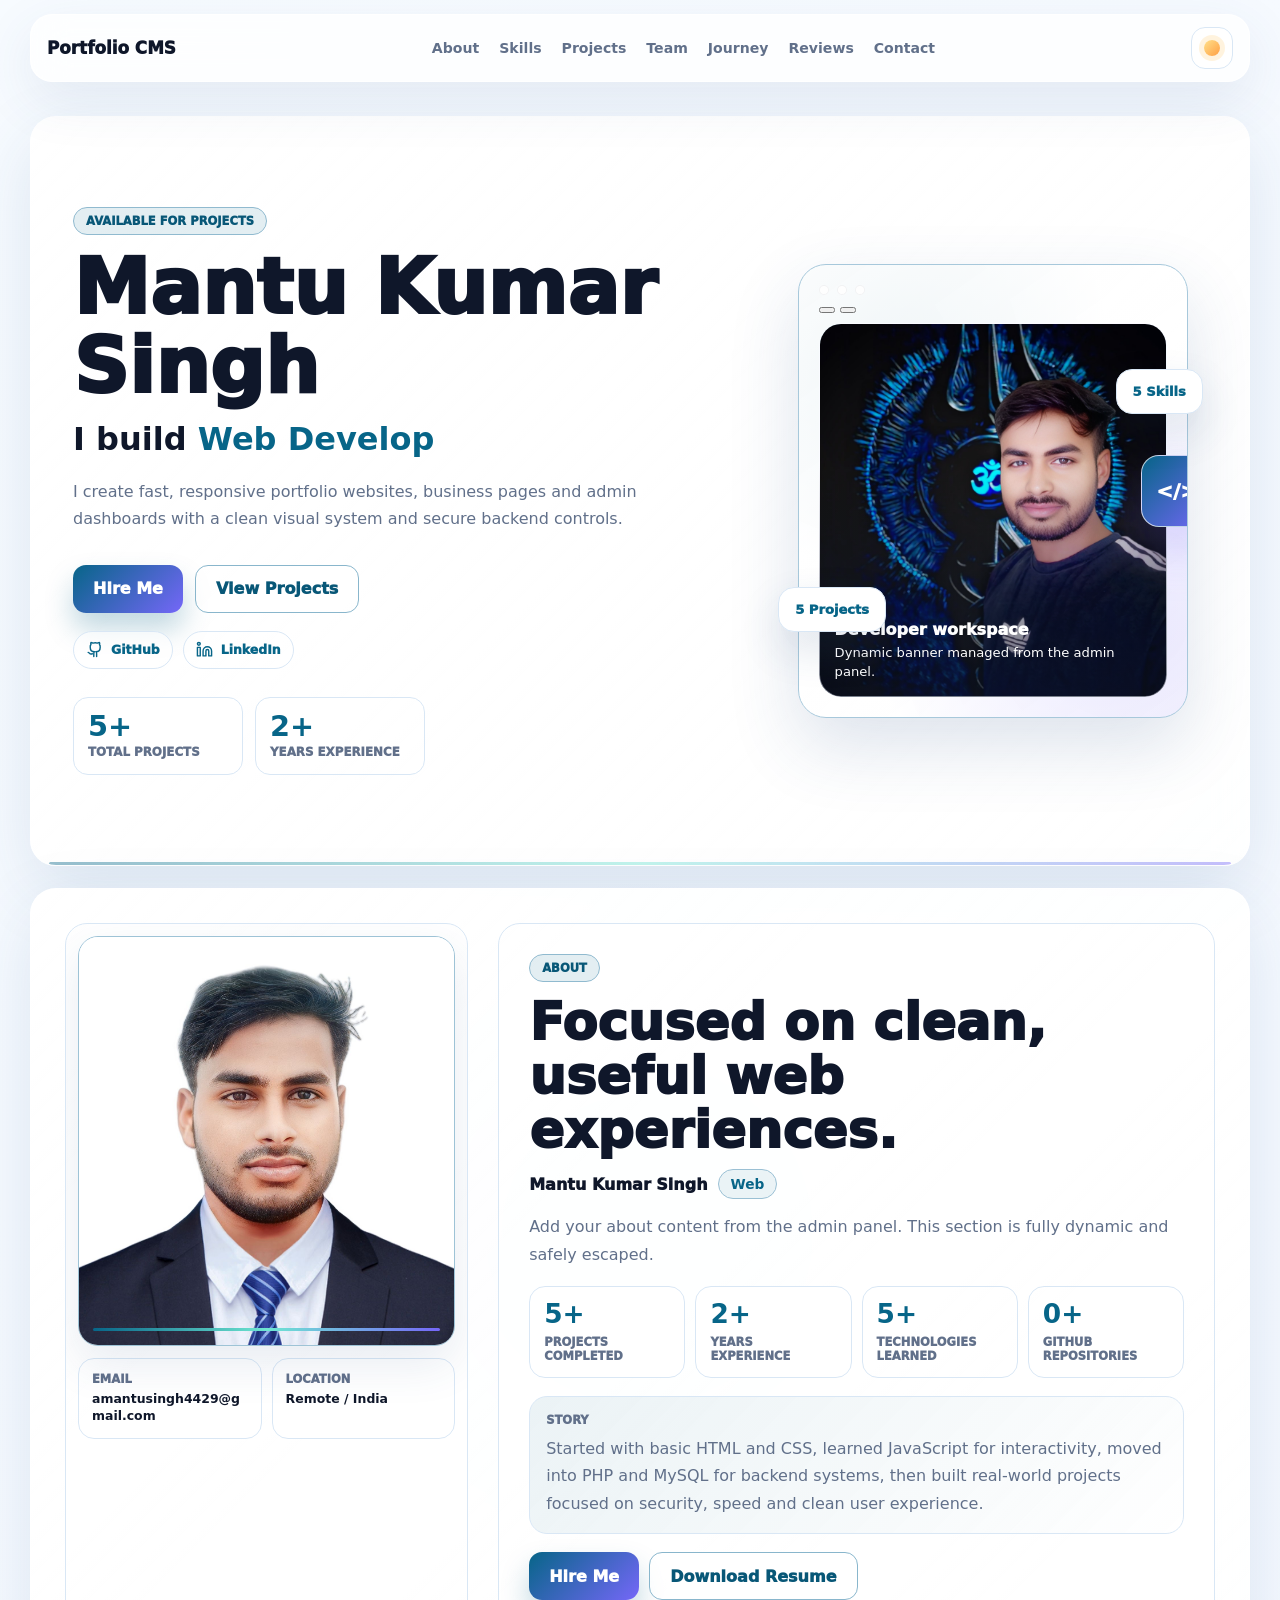
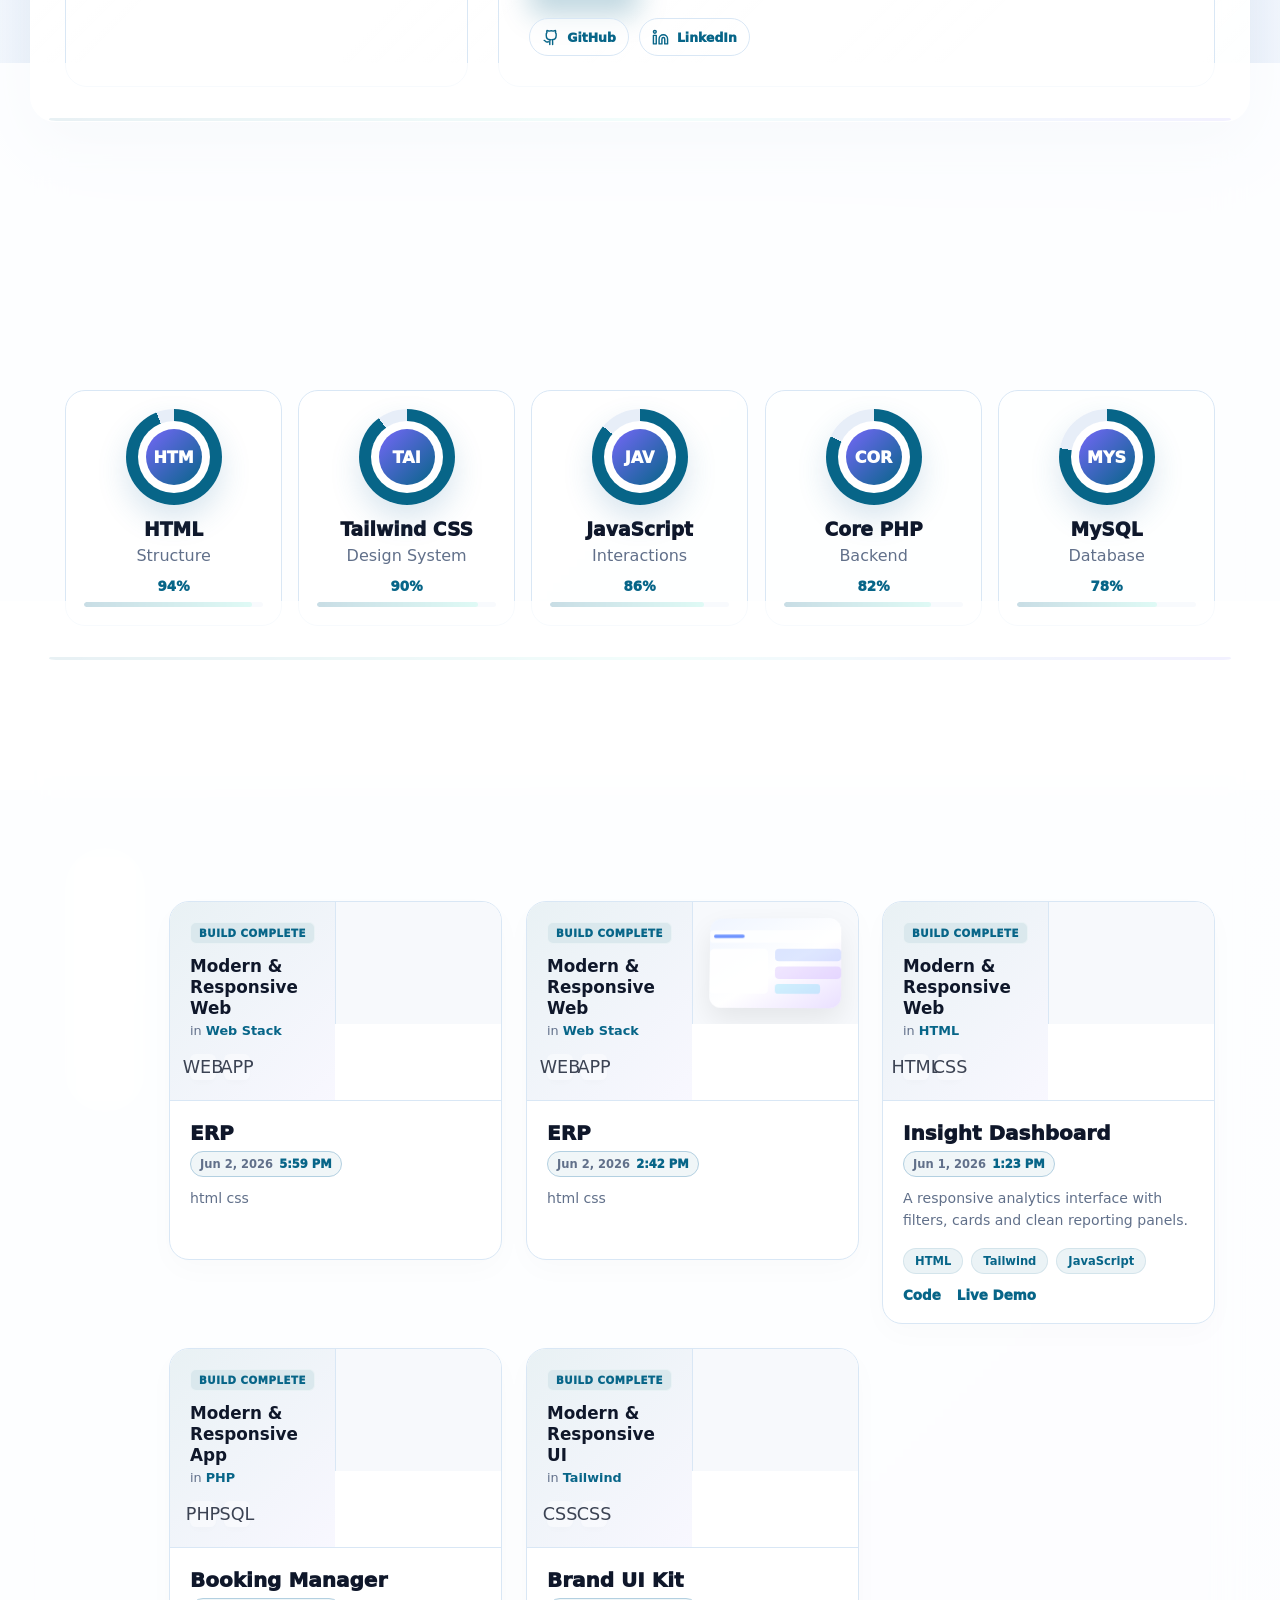
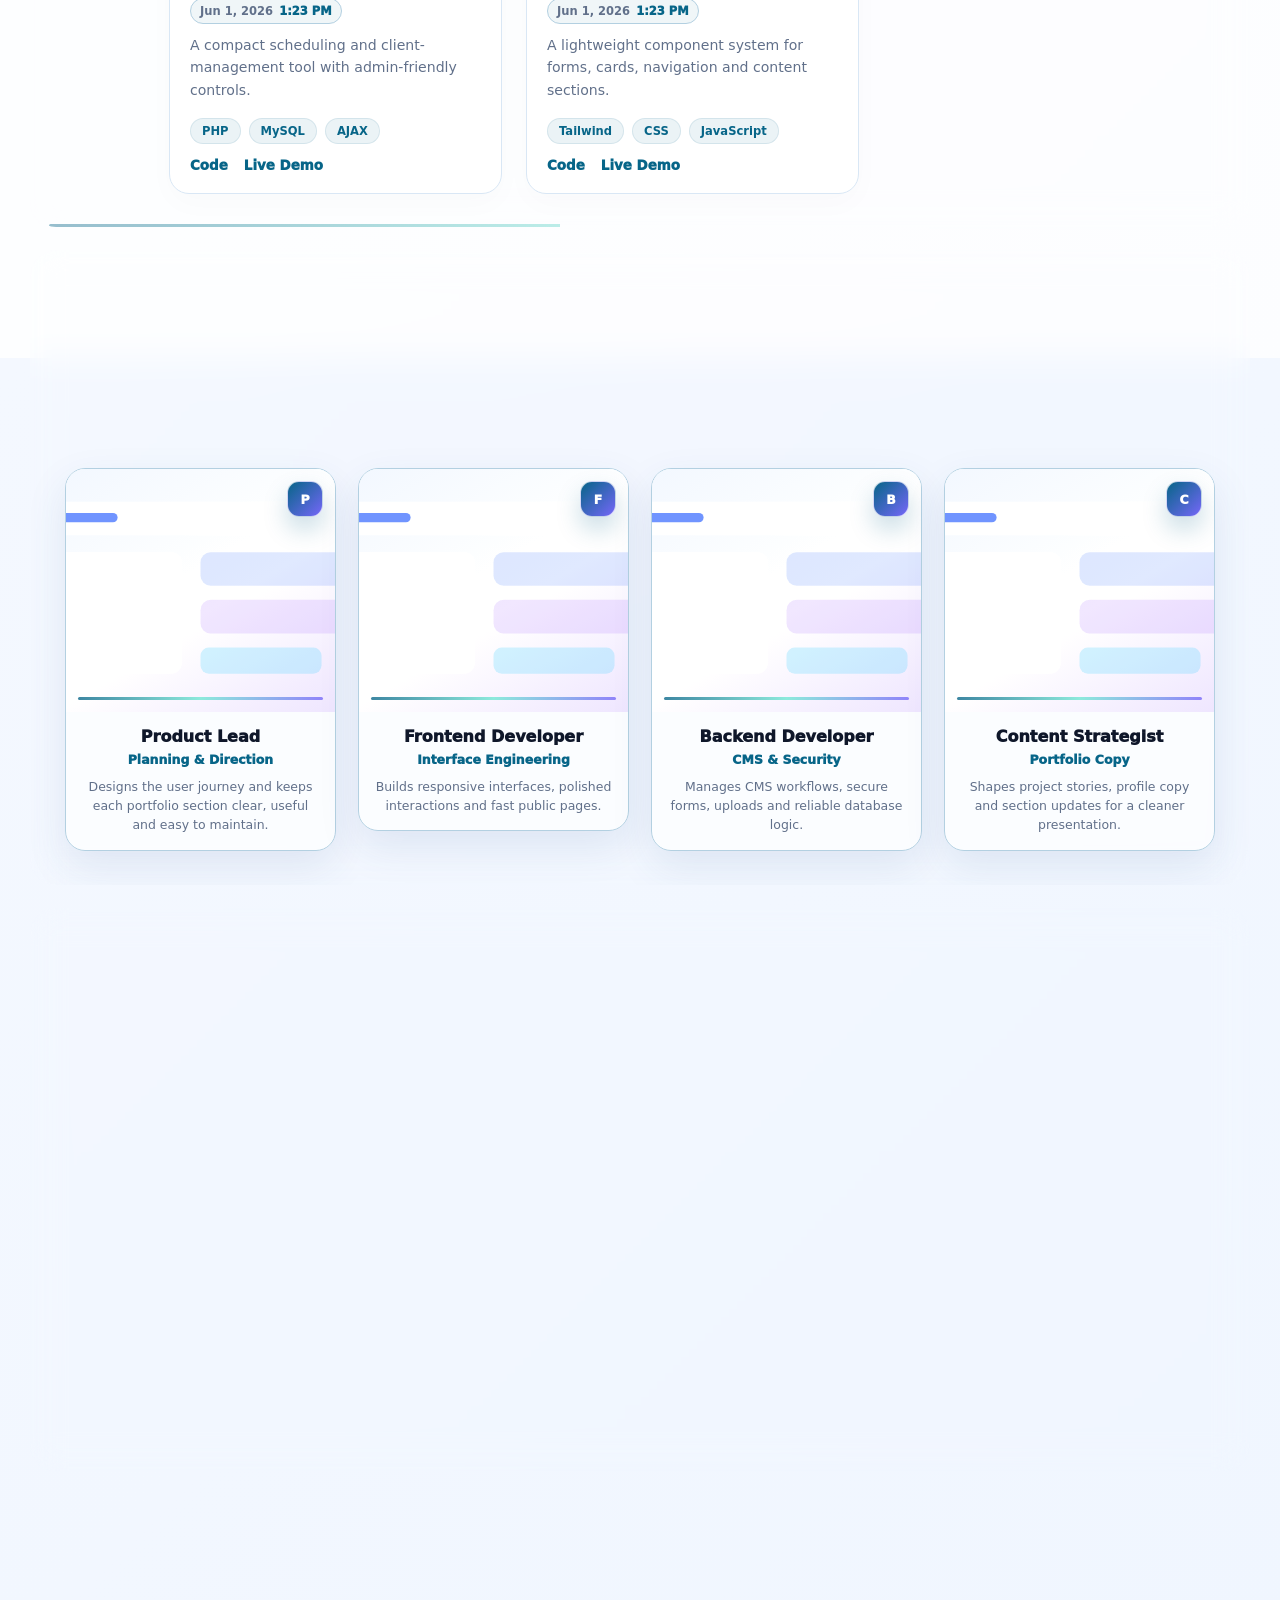
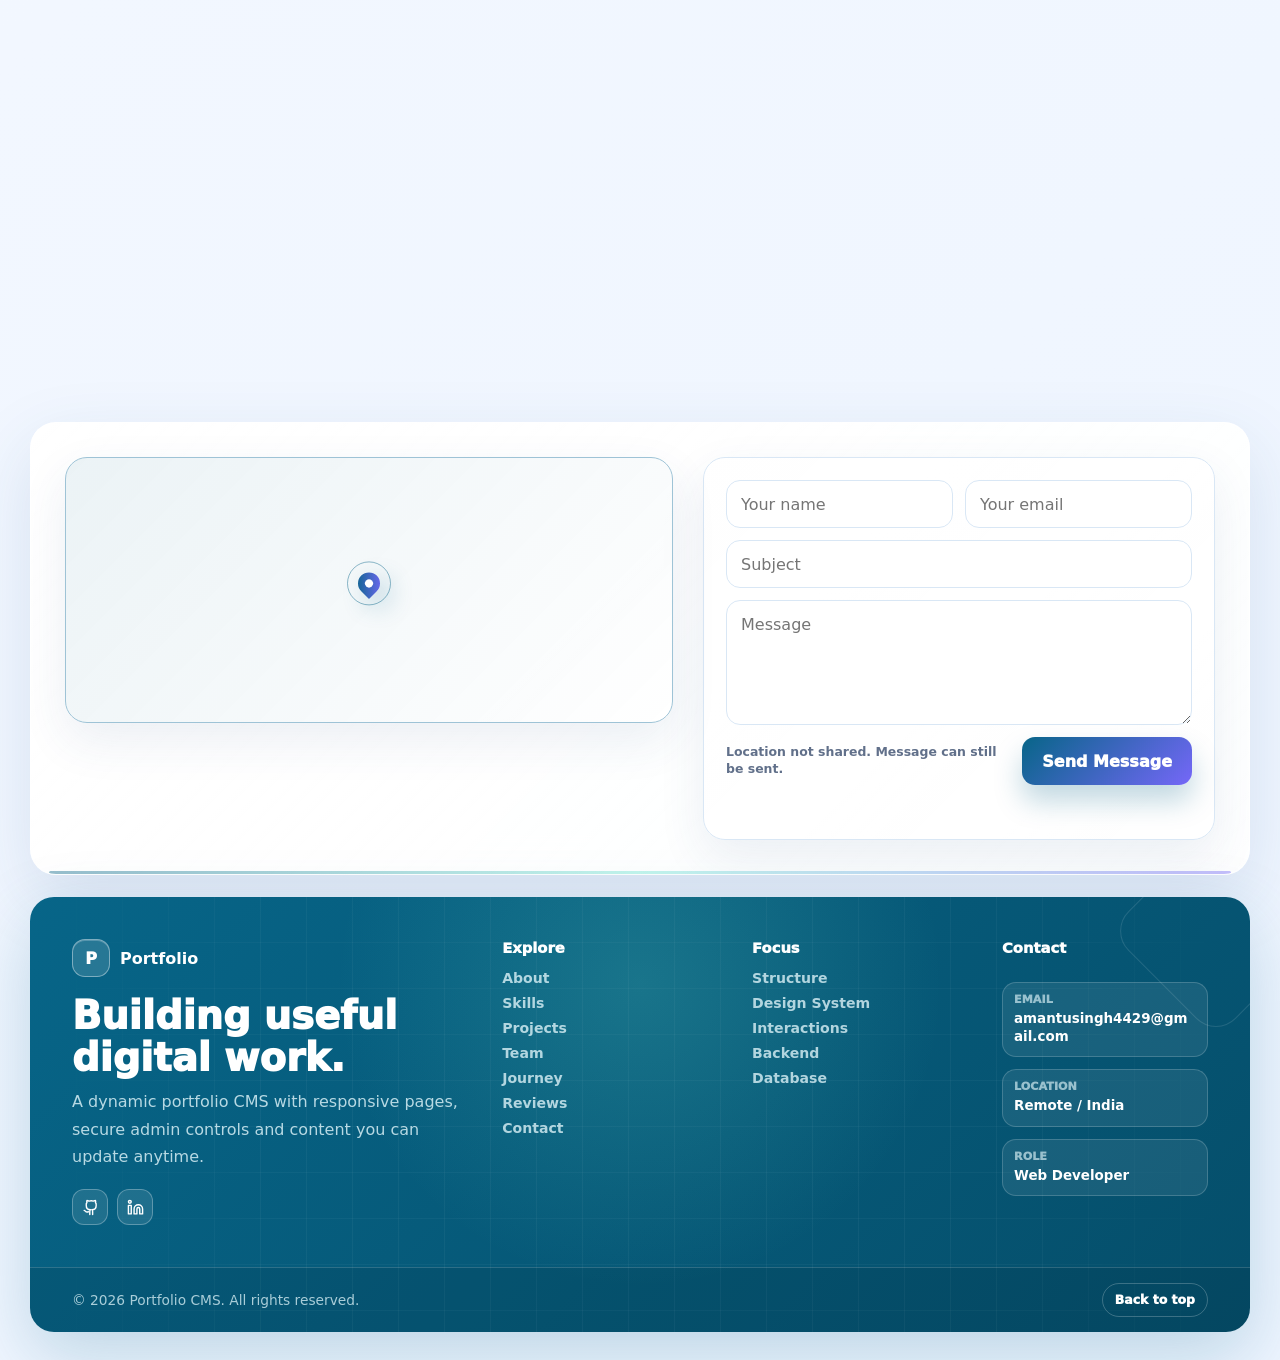
<file: index.html>
﻿<!DOCTYPE html>
<html lang="en">
<head>
  <meta charset="UTF-8">
  <meta name="viewport" content="width=device-width, initial-scale=1.0">
  <meta name="description" content="Dynamic developer portfolio.">
  <title>Portfolio CMS</title>
  <link rel="stylesheet" href="assets/css/site.css">
  <style>:root{--primary:#076588}</style>
</head>
<body class="">
  <div id="loader" class="loader"><span></span></div>
  <div class="page-shell">
    <header class="site-header">
  <a class="brand" href="#top">Portfolio CMS</a>
  <nav id="navLinks">
          <a href="#about">About</a>          <a href="#skills">Skills</a>          <a href="#projects">Projects</a>          <a href="#team">Team</a>          <a href="#experience">Journey</a>          <a href="#testimonials">Reviews</a>          <a href="#contact">Contact</a>      </nav>
  <div class="header-actions">
    <!-- Admin panel is PHP/MySQL only and is not included in this static frontend export. -->
    <button id="themeToggle" class="icon-btn" type="button" aria-label="Toggle theme"><span></span></button>
    <button id="menuToggle" class="menu-btn" type="button" aria-label="Toggle menu"><i></i><i></i><i></i></button>
  </div>
</header>

    <main id="app">
      <section class="hero-grid page-section">
        <div class="reveal">
          <p class="pill">Available for projects</p>
          <h1>Mantu Kumar Singh</h1>
          <h2>I build <span id="typing" data-roles="Web Developer|Frontend Interfaces|Admin Dashboards"></span></h2>
          <p class="lead">I create fast, responsive portfolio websites, business pages and admin dashboards with a clean visual system and secure backend controls.</p>
          <div class="flex flex-wrap gap-3 mt-8">
            <a class="btn-primary" href="#contact">Hire Me</a>
            <a class="btn-secondary" href="#projects">View Projects</a>
          </div>
                    <div class="hero-social-row" aria-label="Social links">
                        <a href="https://github.com/" target="_blank" rel="noopener" aria-label="GitHub" style="--social-delay: 0ms"><svg viewBox="0 0 24 24" aria-hidden="true" fill="none" stroke="currentColor" stroke-width="2" stroke-linecap="round" stroke-linejoin="round"><path d="M15 22v-4a4 4 0 0 0-1-3c3 0 6-2 6-6a5 5 0 0 0-1-4 4 4 0 0 0 0-3s-1 0-3 1a11 11 0 0 0-6 0C8 2 7 2 7 2a4 4 0 0 0 0 3 5 5 0 0 0-1 4c0 4 3 6 6 6a4 4 0 0 0-1 3v4"/><path d="M9 18c-4 2-4-2-6-2"/></svg><span>GitHub</span></a>
                        <a href="https://linkedin.com/" target="_blank" rel="noopener" aria-label="LinkedIn" style="--social-delay: 80ms"><svg viewBox="0 0 24 24" aria-hidden="true" fill="none" stroke="currentColor" stroke-width="2" stroke-linecap="round" stroke-linejoin="round"><path d="M16 8a6 6 0 0 1 6 6v7h-4v-7a2 2 0 0 0-4 0v7h-4v-7a6 6 0 0 1 6-6Z"/><path d="M2 9h4v12H2z"/><circle cx="4" cy="4" r="2"/></svg><span>LinkedIn</span></a>
                      </div>
                    <div class="counter-row">
            <article><strong data-count="5">0</strong><span>Total Projects</span></article>
            <article><strong data-count="2">0</strong><span>Years Experience</span></article>
          </div>
        </div>
        <div class="hero-art reveal parallax" aria-label="Hero banner slider">
          <div class="hero-showcase" data-hero-slider>
            <div class="hero-window-dots"><i></i><i></i><i></i></div>
            <div class="hero-slide-stack">
                                          <article class="hero-slide active">
                <img src="uploads/hero/cdc52a7f8ab326d6eeafa6c483ada5c0.jpeg" alt="Developer workspace" loading="eager">
                <div>
                  <strong>Developer workspace</strong>
                  <span>Dynamic banner managed from the admin panel.</span>
                </div>
              </article>
                            <article class="hero-slide ">
                <img src="uploads/hero/dd0fd887948dbd29a8bbd83eec2569c2.jpeg" alt="Project showcase" loading="lazy">
                <div>
                  <strong>Project showcase</strong>
                  <span>Upload your own image and this banner rotates automatically.</span>
                </div>
              </article>
                                        </div>
            <div class="hero-slide-dots" data-hero-dots aria-label="Hero slide position">
                            <button type="button" class="active" data-slide-index="0" aria-label="Show slide 1"></button>
                            <button type="button" class="" data-slide-index="1" aria-label="Show slide 2"></button>
                          </div>
            <div class="hero-progress" aria-hidden="true"><span></span></div>
            <div class="hero-showcase-card"></div>
          </div>
          <div class="float-chip chip-one">5 Projects</div>
          <div class="float-chip chip-two">5 Skills</div>
        </div>
      </section>

            <section id="about" class="section-card about-layout reveal page-section">
        <div class="about-profile reveal">
          <div class="about-photo">
            <img src="uploads/profile/fcdc89af7c99e63621d7251af7950676.jpeg" alt="Mantu Kumar Singh" loading="lazy">
          </div>
          <div class="about-mini-grid">
                        <article><span>Email</span><strong>amantusingh4429@gmail.com</strong></article>                        <article><span>Location</span><strong>Remote / India</strong></article>                      </div>
        </div>

        <div class="about-main">
          <p class="section-kicker">About</p>
          <h2>Focused on clean, useful web experiences.</h2>
          <div class="about-role-line">
            <strong>Mantu Kumar Singh</strong>
            <span data-about-typing data-role="Web Developer"></span>
          </div>
          <p class="about-intro">Add your about content from the admin panel. This section is fully dynamic and safely escaped.</p>

          
           

          <div class="about-stats">
                        <article><strong data-count="5">0</strong><span>Projects completed</span></article>
                        <article><strong data-count="2">0</strong><span>Years experience</span></article>
                        <article><strong data-count="5">0</strong><span>Technologies learned</span></article>
                        <article><strong data-count="0">0</strong><span>GitHub repositories</span></article>
                      </div>

                    <div class="about-story">
            <span>Story</span>
            <p>Started with basic HTML and CSS, learned JavaScript for interactivity, moved into PHP and MySQL for backend systems, then built real-world projects focused on security, speed and clean user experience.</p>
          </div>
          
          <div class="about-actions">
            <a class="btn-primary" href="#contact">Hire Me</a>
            <a class="btn-secondary" href="assets/images/placeholder.svg" download>Download Resume</a>          </div>

                    <div class="social-row">
            <a href="https://github.com/" target="_blank" rel="noopener" aria-label="GitHub" style="--social-delay: 0ms"><svg viewBox="0 0 24 24" aria-hidden="true" fill="none" stroke="currentColor" stroke-width="2" stroke-linecap="round" stroke-linejoin="round"><path d="M15 22v-4a4 4 0 0 0-1-3c3 0 6-2 6-6a5 5 0 0 0-1-4 4 4 0 0 0 0-3s-1 0-3 1a11 11 0 0 0-6 0C8 2 7 2 7 2a4 4 0 0 0 0 3 5 5 0 0 0-1 4c0 4 3 6 6 6a4 4 0 0 0-1 3v4"/><path d="M9 18c-4 2-4-2-6-2"/></svg><span>GitHub</span></a><a href="https://linkedin.com/" target="_blank" rel="noopener" aria-label="LinkedIn" style="--social-delay: 80ms"><svg viewBox="0 0 24 24" aria-hidden="true" fill="none" stroke="currentColor" stroke-width="2" stroke-linecap="round" stroke-linejoin="round"><path d="M16 8a6 6 0 0 1 6 6v7h-4v-7a2 2 0 0 0-4 0v7h-4v-7a6 6 0 0 1 6-6Z"/><path d="M2 9h4v12H2z"/><circle cx="4" cy="4" r="2"/></svg><span>LinkedIn</span></a>          </div>
                  </div>
      </section>
      
            <section id="skills" class="section-card skills-showcase reveal page-section">
        <div class="skills-head">
          <div>
            <p class="section-kicker">Skills</p>
            <h2>Technical toolkit</h2>
            <p>A practical stack shaped around fast interfaces, clean backend workflows and maintainable content systems.</p>
          </div>
          <div class="skills-summary" aria-label="Skills summary">
            <article><strong data-count="5">0</strong><span>Total skills</span></article>
            <article><strong data-count="5">0</strong><span>Categories</span></article>
          </div>
        </div>
        <div class="skill-grid">
                              <article class="skill-card" style="--skill-delay: 0ms">
            <div class="skill-orbit" data-skill-ring data-value="94" style="--value:0">
              <span>HTM</span>
            </div>
            <div class="skill-copy">
              <h3>HTML</h3>
              <p>Structure</p>
            </div>
            <div class="skill-meter">
              <span data-skill-percent data-value="94">0%</span>
              <i></i>
            </div>
          </article>
                              <article class="skill-card" style="--skill-delay: 45ms">
            <div class="skill-orbit" data-skill-ring data-value="90" style="--value:0">
              <span>TAI</span>
            </div>
            <div class="skill-copy">
              <h3>Tailwind CSS</h3>
              <p>Design System</p>
            </div>
            <div class="skill-meter">
              <span data-skill-percent data-value="90">0%</span>
              <i></i>
            </div>
          </article>
                              <article class="skill-card" style="--skill-delay: 90ms">
            <div class="skill-orbit" data-skill-ring data-value="86" style="--value:0">
              <span>JAV</span>
            </div>
            <div class="skill-copy">
              <h3>JavaScript</h3>
              <p>Interactions</p>
            </div>
            <div class="skill-meter">
              <span data-skill-percent data-value="86">0%</span>
              <i></i>
            </div>
          </article>
                              <article class="skill-card" style="--skill-delay: 135ms">
            <div class="skill-orbit" data-skill-ring data-value="82" style="--value:0">
              <span>COR</span>
            </div>
            <div class="skill-copy">
              <h3>Core PHP</h3>
              <p>Backend</p>
            </div>
            <div class="skill-meter">
              <span data-skill-percent data-value="82">0%</span>
              <i></i>
            </div>
          </article>
                              <article class="skill-card" style="--skill-delay: 180ms">
            <div class="skill-orbit" data-skill-ring data-value="78" style="--value:0">
              <span>MYS</span>
            </div>
            <div class="skill-copy">
              <h3>MySQL</h3>
              <p>Database</p>
            </div>
            <div class="skill-meter">
              <span data-skill-percent data-value="78">0%</span>
              <i></i>
            </div>
          </article>
                  </div>
      </section>
      
            <section id="projects" class="section-card projects-board reveal page-section">
        <aside class="project-rail" id="projectFilters" aria-label="Project filters">
          <button class="active" data-filter="All">All</button>
                    <button data-filter="Web">We</button>
                    <button data-filter="App">Ap</button>
                    <button data-filter="UI">UI</button>
                  </aside>
        <div class="project-panel">
          <div class="section-head">
            <div>
              <p class="section-kicker">Projects</p>
              <h2>Selected dynamic work</h2>
              <p>Live portfolio projects pulled from the CMS, with media, stack, category and links managed from the admin panel.</p>
            </div>
            <div class="section-stat"><strong data-project-count>5</strong><span>Showing</span></div>
          </div>
          <div class="project-grid" id="projectGrid">
                                    <article class="project-card" data-category="Web" style="--item-delay: 0ms">
              <div class="project-showcase-split">
                <div class="project-status-badge">
                  <span class="status-lbl">BUILD COMPLETE</span>
                  <div class="status-text">Modern &amp; Responsive Web</div>
                  <div class="status-sub">in <span class="accent-text">Web Stack</span></div>
                  <div class="status-icons">
                                        <span>WEB</span>
                                        <span>APP</span>
                                      </div>
                </div>
                <div class="project-media-preview">
                  <img src="assets/images/placeholder.svg" alt="ERP" loading="lazy">
                </div>
              </div>
              <div class="project-info-panel">
                <h3>ERP</h3>
                                <div class="project-uploaded-at">
                  <time datetime="2026-06-02 17:59:43">
                    <span>Jun 2, 2026</span>
                    <b>5:59 PM</b>
                  </time>
                </div>
                                <p>html css</p>
                <div class="tag-row">
                                  </div>
                <div class="project-links-row">
                                                    </div>
              </div>
            </article>
                                    <article class="project-card" data-category="Web" style="--item-delay: 55ms">
              <div class="project-showcase-split">
                <div class="project-status-badge">
                  <span class="status-lbl">BUILD COMPLETE</span>
                  <div class="status-text">Modern &amp; Responsive Web</div>
                  <div class="status-sub">in <span class="accent-text">Web Stack</span></div>
                  <div class="status-icons">
                                        <span>WEB</span>
                                        <span>APP</span>
                                      </div>
                </div>
                <div class="project-media-preview">
                  <img src="assets/images/placeholder.svg" alt="ERP" loading="lazy">
                </div>
              </div>
              <div class="project-info-panel">
                <h3>ERP</h3>
                                <div class="project-uploaded-at">
                  <time datetime="2026-06-02 14:42:09">
                    <span>Jun 2, 2026</span>
                    <b>2:42 PM</b>
                  </time>
                </div>
                                <p>html css</p>
                <div class="tag-row">
                                  </div>
                <div class="project-links-row">
                                                    </div>
              </div>
            </article>
                                    <article class="project-card" data-category="Web" style="--item-delay: 110ms">
              <div class="project-showcase-split">
                <div class="project-status-badge">
                  <span class="status-lbl">BUILD COMPLETE</span>
                  <div class="status-text">Modern &amp; Responsive Web</div>
                  <div class="status-sub">in <span class="accent-text">HTML</span></div>
                  <div class="status-icons">
                                        <span>HTML</span>
                                        <span>CSS</span>
                                      </div>
                </div>
                <div class="project-media-preview">
                  <img src="assets/images/placeholder.svg" alt="Insight Dashboard" loading="lazy">
                </div>
              </div>
              <div class="project-info-panel">
                <h3>Insight Dashboard</h3>
                                <div class="project-uploaded-at">
                  <time datetime="2026-06-01 13:23:22">
                    <span>Jun 1, 2026</span>
                    <b>1:23 PM</b>
                  </time>
                </div>
                                <p>A responsive analytics interface with filters, cards and clean reporting panels.</p>
                <div class="tag-row">
                                    <span>HTML</span>
                                    <span>Tailwind</span>
                                    <span>JavaScript</span>
                                  </div>
                <div class="project-links-row">
                                    <a class="lnk-source" href="https://github.com/" target="_blank" rel="noopener">Code</a>
                                                      <a class="lnk-live" href="https://example.com/" target="_blank" rel="noopener">Live Demo</a>
                                  </div>
              </div>
            </article>
                                    <article class="project-card" data-category="App" style="--item-delay: 165ms">
              <div class="project-showcase-split">
                <div class="project-status-badge">
                  <span class="status-lbl">BUILD COMPLETE</span>
                  <div class="status-text">Modern &amp; Responsive App</div>
                  <div class="status-sub">in <span class="accent-text">PHP</span></div>
                  <div class="status-icons">
                                        <span>PHP</span>
                                        <span>SQL</span>
                                      </div>
                </div>
                <div class="project-media-preview">
                  <img src="assets/images/placeholder.svg" alt="Booking Manager" loading="lazy">
                </div>
              </div>
              <div class="project-info-panel">
                <h3>Booking Manager</h3>
                                <div class="project-uploaded-at">
                  <time datetime="2026-06-01 13:23:22">
                    <span>Jun 1, 2026</span>
                    <b>1:23 PM</b>
                  </time>
                </div>
                                <p>A compact scheduling and client-management tool with admin-friendly controls.</p>
                <div class="tag-row">
                                    <span>PHP</span>
                                    <span>MySQL</span>
                                    <span>AJAX</span>
                                  </div>
                <div class="project-links-row">
                                    <a class="lnk-source" href="https://github.com/" target="_blank" rel="noopener">Code</a>
                                                      <a class="lnk-live" href="https://example.com/" target="_blank" rel="noopener">Live Demo</a>
                                  </div>
              </div>
            </article>
                                    <article class="project-card" data-category="UI" style="--item-delay: 220ms">
              <div class="project-showcase-split">
                <div class="project-status-badge">
                  <span class="status-lbl">BUILD COMPLETE</span>
                  <div class="status-text">Modern &amp; Responsive UI</div>
                  <div class="status-sub">in <span class="accent-text">Tailwind</span></div>
                  <div class="status-icons">
                                        <span>CSS</span>
                                        <span>CSS</span>
                                      </div>
                </div>
                <div class="project-media-preview">
                  <img src="assets/images/placeholder.svg" alt="Brand UI Kit" loading="lazy">
                </div>
              </div>
              <div class="project-info-panel">
                <h3>Brand UI Kit</h3>
                                <div class="project-uploaded-at">
                  <time datetime="2026-06-01 13:23:22">
                    <span>Jun 1, 2026</span>
                    <b>1:23 PM</b>
                  </time>
                </div>
                                <p>A lightweight component system for forms, cards, navigation and content sections.</p>
                <div class="tag-row">
                                    <span>Tailwind</span>
                                    <span>CSS</span>
                                    <span>JavaScript</span>
                                  </div>
                <div class="project-links-row">
                                    <a class="lnk-source" href="https://github.com/" target="_blank" rel="noopener">Code</a>
                                                      <a class="lnk-live" href="https://example.com/" target="_blank" rel="noopener">Live Demo</a>
                                  </div>
              </div>
            </article>
                      </div>
        </div>
      </section>
      
            <section id="team" class="section-card team-board reveal page-section">
        <div class="section-head team-head">
          <div>
            <p class="section-kicker">Team</p>
            <h2>Our Team</h2>
            <p>People behind the work, shaped as a clean dynamic section you can update from the admin panel.</p>
          </div>
          <div class="section-stat"><strong data-count="4">0</strong><span>Members</span></div>
        </div>
        <div class="team-grid" data-team-grid>
                              <article class="team-card" style="--team-delay: 0ms">
            <div class="team-photo">
              <img src="assets/images/placeholder.svg" alt="Product Lead" loading="lazy">
              <span>P</span>
            </div>
            <div class="team-card-copy">
              <h3>Product Lead</h3>
              <p>Planning &amp; Direction</p>
              <small>Designs the user journey and keeps each portfolio section clear, useful and easy to maintain.</small>            </div>
          </article>
                              <article class="team-card" style="--team-delay: 70ms">
            <div class="team-photo">
              <img src="assets/images/placeholder.svg" alt="Frontend Developer" loading="lazy">
              <span>F</span>
            </div>
            <div class="team-card-copy">
              <h3>Frontend Developer</h3>
              <p>Interface Engineering</p>
              <small>Builds responsive interfaces, polished interactions and fast public pages.</small>            </div>
          </article>
                              <article class="team-card" style="--team-delay: 140ms">
            <div class="team-photo">
              <img src="assets/images/placeholder.svg" alt="Backend Developer" loading="lazy">
              <span>B</span>
            </div>
            <div class="team-card-copy">
              <h3>Backend Developer</h3>
              <p>CMS &amp; Security</p>
              <small>Manages CMS workflows, secure forms, uploads and reliable database logic.</small>            </div>
          </article>
                              <article class="team-card" style="--team-delay: 210ms">
            <div class="team-photo">
              <img src="assets/images/placeholder.svg" alt="Content Strategist" loading="lazy">
              <span>C</span>
            </div>
            <div class="team-card-copy">
              <h3>Content Strategist</h3>
              <p>Portfolio Copy</p>
              <small>Shapes project stories, profile copy and section updates for a cleaner presentation.</small>            </div>
          </article>
                  </div>
      </section>
      
            <section id="experience" class="section-card journey-board reveal page-section">
        <div class="section-head">
          <div>
            <p class="section-kicker">Journey</p>
            <h2>Experience &amp; Education</h2>
            <p>A compact record of project practice, education and growth, updated from the admin panel.</p>
          </div>
          <div class="section-stat"><strong data-count="3">0</strong><span>Milestones</span></div>
        </div>
        <div class="journey-lanes">
                    <article class="journey-lane" data-journey-lane>
            <div class="lane-title"><span>Ex</span><h3>Experience</h3></div>
            <div class="journey-track" data-journey-track>
                            <div class="journey-item" style="--item-delay: 0ms">
                <time>2025 - Present</time>
                <i aria-hidden="true"></i>
                <div>
                  <strong>Independent Work</strong>
                  <h4>Frontend Projects</h4>
                  <p>Built responsive websites, admin panels and reusable UI sections.</p>
                </div>
              </div>
                          </div>
          </article>
                    <article class="journey-lane" data-journey-lane>
            <div class="lane-title"><span>Ed</span><h3>Education</h3></div>
            <div class="journey-track" data-journey-track>
                            <div class="journey-item" style="--item-delay: 0ms">
                <time>2020 - 2024</time>
                <i aria-hidden="true"></i>
                <div>
                  <strong>CENTURION UNIVERSITY OF TECHNOLOGY AND MANAGEMENT  ODISHA, PARALAKHEMUNDI</strong>
                  <h4>B.Tech(Computer Science)	</h4>
                  <p></p>
                </div>
              </div>
                            <div class="journey-item" style="--item-delay: 110ms">
                <time>2017 - 2019</time>
                <i aria-hidden="true"></i>
                <div>
                  <strong>+2 CO-Operative High School Jagdishpur, Siwan</strong>
                  <h4>10+2 Intermediate </h4>
                  <p></p>
                </div>
              </div>
                          </div>
          </article>
                  </div>
      </section>
      
            <section id="testimonials" class="section-card testimonial-board reveal page-section">
        <aside class="testimonial-intro">
          <span class="quote-mark" aria-hidden="true">"</span>
          <p class="section-kicker">Testimonials</p>
          <h2>Client feedback</h2>
          <p>Short notes from people who have worked with this portfolio system and delivery process.</p>
          <div class="testimonial-controls" aria-label="Testimonial controls">
            <button type="button" data-testimonial-prev aria-label="Previous testimonial">‹</button>
            <button type="button" data-testimonial-next aria-label="Next testimonial">›</button>
          </div>
        </aside>
        <div class="testimonial-stage" id="testimonialSlider" data-testimonial-slider>
          <div class="testimonial-track" data-testimonial-track>
                                    <article class="testimonial-card active" style="--testimonial-delay: 0ms">
              <div class="testimonial-avatar">
                <img src="assets/images/placeholder.svg" alt="Meera Singh" loading="lazy">
                <span>M</span>
              </div>
              <p>Clear communication, clean UI and a smooth delivery process.</p>
              <div>
                <strong>Meera Singh</strong>
                <span>Product Lead</span>
              </div>
            </article>
                                    <article class="testimonial-card " style="--testimonial-delay: 80ms">
              <div class="testimonial-avatar">
                <img src="assets/images/placeholder.svg" alt="Aarav Sharma" loading="lazy">
                <span>A</span>
              </div>
              <p>The website felt fast, polished and easy to manage from the admin panel.</p>
              <div>
                <strong>Aarav Sharma</strong>
                <span>Startup Founder</span>
              </div>
            </article>
                      </div>
          <div class="testimonial-dots" data-testimonial-dots>
                        <button type="button" class="active" data-testimonial-dot="0" aria-label="Show testimonial 1"></button>
                        <button type="button" class="" data-testimonial-dot="1" aria-label="Show testimonial 2"></button>
                      </div>
        </div>
      </section>
      
            <section id="contact" class="section-card contact-panel reveal page-section">
        <div class="contact-map-stack">
          <div class="contact-map-card">
            <iframe title="Remote / India" src="https://www.openstreetmap.org/export/embed.html?mlat=20.5937&amp;mlon=78.9629&amp;zoom=13&amp;layer=mapnik&amp;marker=20.5937%2C78.9629" loading="lazy"></iframe>
            <div class="map-marker" aria-hidden="true"><span></span></div>
          </div>
        </div>
        <form id="contactForm" class="contact-form" data-api-endpoint="/api/contact.php">
          <!-- Converted from PHP CSRF/database form to a static frontend fetch() submission. -->
          <input type="hidden" name="visitor_latitude" data-visitor-lat>
          <input type="hidden" name="visitor_longitude" data-visitor-lng>
          <input type="hidden" name="visitor_accuracy" data-visitor-accuracy>
          <div class="field-row"><input name="name" placeholder="Your name" required minlength="2"><input type="email" name="email" placeholder="Your email" required></div>
          <input name="subject" placeholder="Subject" required>
          <textarea name="message" placeholder="Message" rows="5" required minlength="10"></textarea>
          <div class="contact-form-foot">
            <span data-location-status>Location sharing is optional.</span>
            <button class="btn-primary" type="submit">Send Message</button>
          </div>
          <p id="formStatus" class="form-status"></p>
        </form>
      </section>
          </main>

    <footer class="site-footer">
  <div class="footer-shell">
    <section class="footer-brand-block">
      <a class="footer-brand" href="#top">
        <span>P</span>
        <strong>Portfolio</strong>
      </a>
      <h2>Building useful digital work.</h2>
      <p>A dynamic portfolio CMS with responsive pages, secure admin controls and content you can update anytime.</p>
            <div class="footer-socials" aria-label="Social links">
                <a href="https://github.com/" target="_blank" rel="noopener" aria-label="GitHub" style="--footer-delay: 0ms"><svg viewBox="0 0 24 24" aria-hidden="true" fill="none" stroke="currentColor" stroke-width="2" stroke-linecap="round" stroke-linejoin="round"><path d="M15 22v-4a4 4 0 0 0-1-3c3 0 6-2 6-6a5 5 0 0 0-1-4 4 4 0 0 0 0-3s-1 0-3 1a11 11 0 0 0-6 0C8 2 7 2 7 2a4 4 0 0 0 0 3 5 5 0 0 0-1 4c0 4 3 6 6 6a4 4 0 0 0-1 3v4"/><path d="M9 18c-4 2-4-2-6-2"/></svg></a>
                <a href="https://linkedin.com/" target="_blank" rel="noopener" aria-label="LinkedIn" style="--footer-delay: 70ms"><svg viewBox="0 0 24 24" aria-hidden="true" fill="none" stroke="currentColor" stroke-width="2" stroke-linecap="round" stroke-linejoin="round"><path d="M16 8a6 6 0 0 1 6 6v7h-4v-7a2 2 0 0 0-4 0v7h-4v-7a6 6 0 0 1 6-6Z"/><path d="M2 9h4v12H2z"/><circle cx="4" cy="4" r="2"/></svg></a>
              </div>
          </section>

    <section class="footer-column">
      <h3>Explore</h3>
      <nav aria-label="Footer navigation">
                  <a href="#about">About</a>                  <a href="#skills">Skills</a>                  <a href="#projects">Projects</a>                  <a href="#team">Team</a>                  <a href="#experience">Journey</a>                  <a href="#testimonials">Reviews</a>                  <a href="#contact">Contact</a>              </nav>
    </section>

    <section class="footer-column">
      <h3>Focus</h3>
      <nav aria-label="Footer focus areas">
        <a href="#projects">Structure</a><a href="#projects">Design System</a><a href="#projects">Interactions</a><a href="#projects">Backend</a><a href="#projects">Database</a>      </nav>
    </section>

    <section class="footer-column footer-contact">
      <h3>Contact</h3>
            <div>
        <span>Email</span>
        <strong>amantusingh4429@gmail.com</strong>
      </div>
            <div>
        <span>Location</span>
        <strong>Remote / India</strong>
      </div>
            <div>
        <span>Role</span>
        <strong>Web Developer</strong>
      </div>
          </section>
  </div>
  <div class="footer-bottom">
    <p>&copy; 2026 Portfolio CMS. All rights reserved.</p>
    <a href="#top">Back to top</a>
  </div>
</footer>
  </div>
  <script src="assets/js/data.js"></script>
  <script src="assets/js/site.js"></script>
</body>
</html>
</file>
<file: assets/css/site.css>
:root {
  --bg: #f4f8ff;
  --panel: rgba(255, 255, 255, .78);
  --panel-strong: #ffffff;
  --text: #0f172a;
  --muted: #61708a;
  --line: #d9e7f5;
  --primary: #2bbde8;
  --accent: #7567f8;
  --mint: #6ee7d2;
  --shadow: 0 24px 70px rgba(42, 83, 137, .13);
  --radius: 26px;
  --mx: 50%;
  --my: 20%;
}

body.dark {
  --bg: #07111f;
  --panel: rgba(14, 25, 42, .82);
  --panel-strong: #101b2d;
  --text: #f8fbff;
  --muted: #9fb0c9;
  --line: rgba(210, 232, 255, .14);
  --shadow: 0 24px 70px rgba(0, 0, 0, .34);
}

* { box-sizing: border-box; }
html { scroll-behavior: smooth; }
html { scroll-padding-top: 104px; }
body {
  min-width: 0;
  margin: 0;
  font-family: Inter, ui-sans-serif, system-ui, Arial, sans-serif;
  color: var(--text);
  background:
    radial-gradient(circle at var(--mx) var(--my), color-mix(in srgb, var(--primary) 18%, transparent), transparent 22rem),
    linear-gradient(135deg, #f7fbff 0%, var(--bg) 48%, #eef5ff 100%);
  overflow-x: hidden;
  -webkit-overflow-scrolling: touch;
}
body.nav-open { overflow: hidden; }
body.dark {
  background:
    radial-gradient(circle at var(--mx) var(--my), color-mix(in srgb, var(--primary) 18%, transparent), transparent 24rem),
    linear-gradient(135deg, #07111f 0%, #0a1423 100%);
}

a { color: inherit; text-decoration: none; }
button, input, textarea, select { font: inherit; }
button { cursor: pointer; }
img { display: block; max-width: 100%; }

.flex { display: flex; }
.flex-wrap { flex-wrap: wrap; }
.gap-3 { gap: 0.75rem; }
.mt-8 { margin-top: 2rem; }

.page-shell {
  width: min(1220px, calc(100% - 32px));
  margin: 0 auto;
}

.loader {
  position: fixed;
  inset: 0;
  z-index: 50;
  display: grid;
  place-items: center;
  background: var(--bg);
  transition: opacity .35s ease;
}
.loader.hide { opacity: 0; pointer-events: none; }
.loader span {
  width: 48px;
  aspect-ratio: 1;
  border-radius: 50%;
  border: 5px solid var(--line);
  border-top-color: var(--primary);
  animation: spin 1s linear infinite;
}
@keyframes spin { to { transform: rotate(360deg); } }

.site-header {
  position: sticky;
  top: 14px;
  z-index: 20;
  min-height: 68px;
  margin: 14px 0 34px;
  padding: 0 16px;
  display: flex;
  align-items: center;
  justify-content: space-between;
  gap: 16px;
  border: 1px solid rgba(255, 255, 255, .76);
  border-radius: 22px;
  background: var(--panel);
  box-shadow: 0 18px 54px rgba(60, 93, 142, .1);
  backdrop-filter: blur(18px);
}
.brand {
  min-width: 0;
  font-size: 1.05rem;
  font-weight: 950;
  letter-spacing: 0;
  overflow-wrap: anywhere;
}
.site-header nav {
  display: flex;
  gap: 20px;
  color: var(--muted);
  font-size: .88rem;
  font-weight: 850;
}
.site-header nav a:hover { color: var(--primary); }
.header-actions { display: flex; align-items: center; gap: 10px; }
.admin-link { color: var(--primary); font-size: .84rem; font-weight: 900; }
.icon-btn,
.menu-btn {
  width: 42px;
  height: 42px;
  display: grid;
  place-items: center;
  border: 1px solid var(--line);
  border-radius: 14px;
  color: var(--text);
  background: rgba(255, 255, 255, .64);
}
.icon-btn span {
  width: 16px;
  aspect-ratio: 1;
  border-radius: 50%;
  background: linear-gradient(135deg, #ffe08a, #ff9f43);
  box-shadow: 0 0 0 5px rgba(255, 190, 72, .18);
}
.menu-btn { display: none; gap: 4px; }
.menu-btn i {
  width: 17px;
  height: 2px;
  border-radius: 99px;
  background: currentColor;
}

.page-section { scroll-margin-top: 110px; }
.hero-grid,
.section-card,
.content-card,
.contact-panel {
  position: relative;
  margin-bottom: 22px;
  border: 1px solid rgba(255, 255, 255, .78);
  border-radius: var(--radius);
  background:
    linear-gradient(135deg, rgba(255,255,255,.88), rgba(255,255,255,.58)),
    var(--panel);
  box-shadow: var(--shadow);
  backdrop-filter: blur(16px);
  overflow: hidden;
}
body.dark .hero-grid,
body.dark .section-card,
body.dark .content-card,
body.dark .contact-panel {
  background: linear-gradient(135deg, rgba(18,31,52,.92), rgba(12,24,40,.7));
  border-color: var(--line);
}
.hero-grid::after,
.section-card::after,
.content-card::after {
  content: "";
  position: absolute;
  inset: auto 18px 0;
  height: 3px;
  border-radius: 99px;
  background: linear-gradient(90deg, var(--primary), var(--mint), var(--accent));
  opacity: .42;
}

.hero-grid {
  min-height: calc(100vh - 150px);
  padding: clamp(22px, 4vw, 42px);
  display: grid;
  grid-template-columns: minmax(0, 1.05fr) minmax(280px, .7fr);
  align-items: center;
  gap: clamp(22px, 5vw, 62px);
}
.pill,
.section-kicker {
  width: fit-content;
  display: inline-flex;
  align-items: center;
  min-height: 28px;
  margin: 0 0 14px;
  padding: 6px 12px;
  border: 1px solid color-mix(in srgb, var(--primary) 35%, var(--line));
  border-radius: 999px;
  color: color-mix(in srgb, var(--primary) 82%, #0f172a);
  background: color-mix(in srgb, var(--primary) 11%, transparent);
  font-size: .72rem;
  font-weight: 950;
  text-transform: uppercase;
}
.hero-grid h1 {
  max-width: 780px;
  margin: 0;
  font-size: clamp(2.5rem, 6vw, 5.3rem);
  line-height: 1.02;
  font-weight: 950;
  letter-spacing: 0;
}
.hero-grid h2 {
  min-height: 42px;
  margin: 14px 0 0;
  font-size: clamp(1.25rem, 3vw, 2rem);
  line-height: 1.2;
  font-weight: 900;
}
#typing { color: var(--primary); }
.lead,
.section-copy p,
.about-intro,
.about-story p,
.skills-head p,
.section-head p,
.content-card > p,
.contact-panel p,
.project-card p,
.journey-item p {
  color: var(--muted);
  line-height: 1.72;
}

.btn-primary,
.btn-secondary {
  min-height: 48px;
  display: inline-flex;
  align-items: center;
  justify-content: center;
  gap: 8px;
  padding: 0 20px;
  border-radius: 13px;
  font-weight: 950;
  transition: transform .2s ease, box-shadow .2s ease;
}
.btn-primary {
  border: 0;
  color: #fff;
  background: linear-gradient(135deg, var(--primary), var(--accent));
  box-shadow: 0 16px 28px color-mix(in srgb, var(--primary) 25%, transparent);
}
.btn-secondary {
  border: 1px solid color-mix(in srgb, var(--primary) 38%, var(--line));
  color: color-mix(in srgb, var(--primary) 82%, var(--text));
  background: rgba(255, 255, 255, .58);
}
.btn-primary:hover,
.btn-secondary:hover,
.project-card:hover,
.skill-card:hover { transform: translateY(-4px); }

.hero-social-row {
  display: flex;
  flex-wrap: wrap;
  gap: 10px;
  margin-top: 18px;
}
.hero-social-row a,
.social-row a {
  min-height: 38px;
  display: inline-flex;
  align-items: center;
  gap: 8px;
  padding: 0 12px;
  border: 1px solid var(--line);
  border-radius: 999px;
  color: var(--primary);
  background: rgba(255,255,255,.62);
  font-size: .78rem;
  font-weight: 950;
  transition: transform .2s ease, border-color .2s ease, box-shadow .2s ease;
}
body.dark .hero-social-row a,
body.dark .social-row a { background: rgba(255,255,255,.04); }
.hero-social-row a:hover,
.social-row a:hover {
  transform: translateY(-3px);
  border-color: color-mix(in srgb, var(--primary) 42%, var(--line));
  box-shadow: 0 12px 28px rgba(42, 83, 137, .1);
}
.hero-social-row svg,
.social-row svg {
  width: 17px;
  height: 17px;
  flex: 0 0 auto;
}

.counter-row {
  display: grid;
  grid-template-columns: repeat(2, minmax(0, 170px));
  gap: 12px;
  margin-top: 28px;
}
.counter-row article,
.section-stat,
.skills-summary article,
.profile-grid article {
  min-width: 0;
  padding: 14px;
  border: 1px solid var(--line);
  border-radius: 15px;
  background: rgba(255, 255, 255, .66);
}
body.dark .counter-row article,
body.dark .section-stat,
body.dark .skills-summary article,
body.dark .profile-grid article { background: rgba(255,255,255,.04); }
.counter-row strong,
.section-stat strong,
.skills-summary strong {
  display: block;
  color: var(--primary);
  font-size: 1.8rem;
  line-height: 1;
}
.counter-row span,
.section-stat span,
.skills-summary span,
.profile-grid span {
  color: var(--muted);
  font-size: .74rem;
  font-weight: 950;
  text-transform: uppercase;
}

.hero-art {
  min-height: 440px;
  display: grid;
  place-items: center;
  transition: transform .12s linear;
}
.hero-showcase {
  width: min(390px, 100%);
  aspect-ratio: .86;
  position: relative;
  overflow: hidden;
  padding: 20px;
  border: 1px solid color-mix(in srgb, var(--primary) 24%, var(--line));
  border-radius: 28px;
  background:
    linear-gradient(145deg, rgba(255,255,255,.84), rgba(255,255,255,.36)),
    radial-gradient(circle at 85% 78%, color-mix(in srgb, var(--accent) 28%, transparent), transparent 16rem),
    radial-gradient(circle at 22% 18%, color-mix(in srgb, var(--primary) 22%, transparent), transparent 14rem);
  box-shadow: 0 28px 70px rgba(42, 83, 137, .16);
}
body.dark .hero-showcase {
  background:
    linear-gradient(145deg, rgba(18,31,52,.9), rgba(12,24,40,.58)),
    radial-gradient(circle at 85% 78%, color-mix(in srgb, var(--accent) 24%, transparent), transparent 16rem);
}
.hero-window-dots {
  position: relative;
  z-index: 3;
  display: flex;
  gap: 8px;
}
.hero-window-dots i {
  width: 10px;
  aspect-ratio: 1;
  border-radius: 50%;
  background: rgba(255,255,255,.9);
  box-shadow: inset 0 0 0 1px rgba(17,22,41,.05);
}
.hero-slide-stack {
  position: absolute;
  inset: 58px 20px 20px;
  overflow: hidden;
  border-radius: 22px;
}
.hero-slide {
  position: absolute;
  inset: 0;
  display: grid;
  align-content: end;
  opacity: 0;
  transform: translateX(18px) scale(.98);
  transition: opacity .55s ease, transform .55s ease;
}
.hero-slide.active {
  opacity: 1;
  transform: translateX(0) scale(1);
}
.hero-slide img,
.hero-slide-fallback {
  position: absolute;
  inset: 0;
  width: 100%;
  height: 100%;
  object-fit: cover;
  border: 1px solid rgba(255,255,255,.7);
  border-radius: 22px;
  background: linear-gradient(135deg, #dff4ff, #f5edff);
}
.hero-slide::after {
  content: "";
  position: absolute;
  inset: 0;
  border-radius: 22px;
  background: linear-gradient(180deg, transparent 38%, rgba(15,23,42,.54));
}
.hero-slide > div:not(.hero-slide-fallback) {
  position: relative;
  z-index: 2;
  padding: 16px;
  color: #fff;
}
.hero-slide strong,
.hero-slide span {
  display: block;
  overflow-wrap: anywhere;
}
.hero-slide strong {
  font-size: 1rem;
  font-weight: 950;
}
.hero-slide span {
  margin-top: 4px;
  font-size: .82rem;
  line-height: 1.45;
}
.hero-slide-fallback {
  display: grid;
  align-content: start;
  gap: 14px;
  padding: 28px;
}
.hero-slide-fallback span {
  height: 11px;
  border-radius: 999px;
  background: rgba(255,255,255,.86);
}
.hero-slide-fallback span:nth-child(1) { width: 78%; }
.hero-slide-fallback span:nth-child(2) { width: 58%; }
.hero-slide-fallback span:nth-child(3) { width: 88%; }
.hero-slide-fallback b {
  height: 34%;
  margin-top: auto;
  border-radius: 20px;
  background: rgba(255,255,255,.28);
}
.hero-showcase-card {
  position: absolute;
  right: -26px;
  top: 42%;
  width: 72px;
  height: 72px;
  border: 1px solid rgba(255,255,255,.72);
  border-radius: 18px;
  background: linear-gradient(135deg, var(--primary), var(--accent));
  box-shadow: 0 22px 52px color-mix(in srgb, var(--accent) 28%, transparent);
  animation: showcasePulse 2.8s ease-in-out infinite;
}
.hero-showcase-card::before {
  content: "</>";
  position: absolute;
  inset: 0;
  display: grid;
  place-items: center;
  color: #fff;
  font-size: 1.25rem;
  font-weight: 950;
}
@keyframes showcasePulse {
  0%, 100% { transform: translateY(0); }
  50% { transform: translateY(-8px); }
}
.profile-frame,
.profile-card {
  width: min(390px, 100%);
  position: relative;
  padding: 12px;
  border: 1px solid var(--line);
  border-radius: 24px;
  background: rgba(255,255,255,.72);
  box-shadow: 0 22px 54px rgba(48, 82, 130, .12);
}
body.dark .profile-frame,
body.dark .profile-card { background: rgba(255,255,255,.04); }
.profile-frame::before {
  content: "";
  position: absolute;
  inset: -18px;
  z-index: -1;
  border-radius: 34px;
  background: conic-gradient(from 160deg, var(--primary), transparent, var(--accent), transparent, var(--primary));
  filter: blur(28px);
  opacity: .28;
  animation: haloSpin 9s linear infinite;
}
@keyframes haloSpin { to { transform: rotate(360deg); } }
.profile-frame img,
.profile-card img {
  width: 100%;
  aspect-ratio: 4 / 4.25;
  object-fit: cover;
  border: 1px solid color-mix(in srgb, var(--primary) 25%, var(--line));
  border-radius: 18px;
  background: linear-gradient(135deg, #edf7ff, #fff);
}
.profile-grid {
  display: grid;
  grid-template-columns: repeat(2, minmax(0, 1fr));
  gap: 10px;
  margin-top: 10px;
}
.profile-grid strong {
  display: block;
  margin-top: 4px;
  font-size: .78rem;
  line-height: 1.3;
  overflow-wrap: anywhere;
}
.float-chip {
  position: absolute;
  padding: 14px 16px;
  border: 1px solid var(--line);
  border-radius: 16px;
  color: var(--primary);
  background: var(--panel-strong);
  box-shadow: 0 18px 42px rgba(45, 80, 128, .14);
  font-size: .82rem;
  font-weight: 950;
}
.chip-one { left: 0; bottom: 19%; }
.chip-two { right: 1%; top: 23%; }

.about-layout {
  padding: clamp(20px, 4vw, 34px);
  display: grid;
  grid-template-columns: minmax(260px, .72fr) minmax(0, 1.28fr);
  gap: clamp(18px, 3vw, 30px);
  align-items: stretch;
}
.contact-panel {
  padding: clamp(20px, 4vw, 34px);
  display: grid;
  grid-template-columns: minmax(280px, .95fr) minmax(280px, .8fr);
  gap: clamp(18px, 3vw, 30px);
  align-items: start;
}
.section-copy h2,
.about-main h2,
.content-card h2,
.contact-panel h2,
.skills-head h2,
.section-head h2 {
  margin: 0 0 12px;
  font-size: clamp(2rem, 4vw, 3.3rem);
  line-height: 1.05;
  font-weight: 950;
  letter-spacing: 0;
  overflow-wrap: anywhere;
}
.about-profile,
.about-main {
  min-width: 0;
  border: 1px solid var(--line);
  border-radius: 22px;
  background: rgba(255,255,255,.56);
}
body.dark .about-profile,
body.dark .about-main { background: rgba(255,255,255,.04); }
.about-profile {
  display: grid;
  align-content: start;
  gap: 12px;
  padding: 12px;
  overflow: hidden;
}
.about-photo {
  position: relative;
  overflow: hidden;
  border: 1px solid color-mix(in srgb, var(--primary) 28%, var(--line));
  border-radius: 20px;
  background: linear-gradient(135deg, #ecf8ff, #fff);
  box-shadow: 0 18px 46px rgba(42, 83, 137, .11);
}
.about-photo::after {
  content: "";
  position: absolute;
  inset: auto 14px 14px;
  height: 3px;
  border-radius: 99px;
  background: linear-gradient(90deg, var(--primary), var(--mint), var(--accent));
}
.about-photo img {
  width: 100%;
  aspect-ratio: 4 / 4.35;
  object-fit: cover;
  transition: transform .45s ease, filter .45s ease;
}
.about-photo:hover img {
  transform: scale(1.055);
  filter: saturate(1.05);
}
.about-mini-grid {
  display: grid;
  grid-template-columns: repeat(2, minmax(0, 1fr));
  gap: 10px;
}
.about-mini-grid article {
  min-width: 0;
  padding: 13px;
  border: 1px solid var(--line);
  border-radius: 16px;
  background: rgba(255,255,255,.62);
}
body.dark .about-mini-grid article { background: rgba(255,255,255,.04); }
.about-mini-grid span,
.about-story span {
  display: block;
  color: var(--muted);
  font-size: .72rem;
  font-weight: 950;
  text-transform: uppercase;
}
.about-mini-grid strong {
  display: block;
  margin-top: 5px;
  font-size: .78rem;
  line-height: 1.35;
  overflow-wrap: anywhere;
}
.about-main {
  padding: clamp(18px, 3vw, 30px);
}
.about-role-line {
  display: flex;
  flex-wrap: wrap;
  align-items: center;
  gap: 10px;
  margin-bottom: 14px;
}
.about-role-line strong {
  font-weight: 950;
}
.about-role-line span {
  min-height: 30px;
  display: inline-flex;
  align-items: center;
  padding: 0 12px;
  border: 1px solid color-mix(in srgb, var(--primary) 30%, var(--line));
  border-radius: 999px;
  color: var(--primary);
  background: color-mix(in srgb, var(--primary) 8%, transparent);
  font-size: .86rem;
  font-weight: 900;
}
.about-intro {
  max-width: 780px;
  margin: 0;
}
.about-skill-strip {
  display: grid;
  grid-template-columns: repeat(auto-fit, minmax(min(100%, 142px), 1fr));
  gap: 10px;
  margin-top: 20px;
}
.about-skill-strip article {
  min-width: 0;
  padding: 12px;
  border: 1px solid var(--line);
  border-radius: 16px;
  background: rgba(255,255,255,.62);
  transition: transform .22s ease, border-color .22s ease, box-shadow .22s ease;
}
body.dark .about-skill-strip article { background: rgba(255,255,255,.04); }
.about-skill-strip article:hover {
  transform: translateY(-4px);
  border-color: color-mix(in srgb, var(--primary) 45%, var(--line));
  box-shadow: 0 14px 32px rgba(42, 83, 137, .1);
}
.about-skill-strip span {
  width: 36px;
  height: 36px;
  display: grid;
  place-items: center;
  margin-bottom: 10px;
  border-radius: 12px;
  color: #fff;
  background: linear-gradient(135deg, var(--accent), var(--primary));
  font-size: .72rem;
  font-weight: 950;
}
.about-skill-strip strong {
  display: block;
  font-size: .86rem;
  overflow-wrap: anywhere;
}
.about-skill-strip i {
  display: block;
  height: 5px;
  margin-top: 10px;
  overflow: hidden;
  border-radius: 999px;
  background: #dfe8f5;
}
.about-skill-strip b {
  display: block;
  width: calc(var(--skill-level, 0) * 1%);
  height: 100%;
  border-radius: inherit;
  background: linear-gradient(90deg, var(--primary), var(--mint));
}
.about-stats {
  display: grid;
  grid-template-columns: repeat(4, minmax(0, 1fr));
  gap: 10px;
  margin-top: 18px;
}
.about-stats article {
  min-width: 0;
  padding: 14px;
  border: 1px solid var(--line);
  border-radius: 16px;
  background: rgba(255,255,255,.62);
}
body.dark .about-stats article { background: rgba(255,255,255,.04); }
.about-stats strong {
  display: block;
  color: var(--primary);
  font-size: 1.65rem;
  line-height: 1;
}
.about-stats span {
  display: block;
  margin-top: 7px;
  color: var(--muted);
  font-size: .72rem;
  font-weight: 950;
  text-transform: uppercase;
}
.about-story {
  margin-top: 18px;
  padding: 16px;
  border: 1px solid var(--line);
  border-radius: 18px;
  background:
    linear-gradient(135deg, color-mix(in srgb, var(--primary) 8%, transparent), transparent),
    rgba(255,255,255,.46);
}
body.dark .about-story { background: rgba(255,255,255,.04); }
.about-story p {
  margin: 8px 0 0;
}
.about-actions,
.social-row {
  display: flex;
  flex-wrap: wrap;
  gap: 10px;
  margin-top: 18px;
}

.skills-showcase { padding: clamp(20px, 4vw, 34px); }
.skills-head,
.section-head {
  display: flex;
  align-items: end;
  justify-content: space-between;
  gap: 18px;
  margin-bottom: 22px;
}
.skills-summary {
  min-width: min(100%, 280px);
  display: grid;
  grid-template-columns: repeat(2, minmax(0, 1fr));
  gap: 12px;
}
.skill-grid {
  display: grid;
  grid-template-columns: repeat(auto-fit, minmax(min(100%, 185px), 1fr));
  gap: 16px;
}
.skill-card,
.project-card,
.journey-lane {
  min-width: 0;
  border: 1px solid var(--line);
  border-radius: 20px;
  background: rgba(255, 255, 255, .62);
  transition: transform .2s ease, border-color .2s ease, box-shadow .2s ease;
}
body.dark .skill-card,
body.dark .project-card,
body.dark .journey-lane { background: rgba(255,255,255,.04); }
.skill-card {
  min-height: 236px;
  padding: 18px;
  display: grid;
  justify-items: center;
  align-content: start;
  text-align: center;
  animation: riseIn .55s ease both;
  animation-delay: var(--skill-delay, 0ms);
}
.skill-card:hover,
.project-card:hover {
  border-color: color-mix(in srgb, var(--primary) 48%, var(--line));
  box-shadow: 0 18px 44px rgba(42, 83, 137, .12);
}
.skill-orbit {
  position: relative;
  width: 96px;
  aspect-ratio: 1;
  display: grid;
  place-items: center;
  margin-bottom: 14px;
  border-radius: 50%;
  background: conic-gradient(var(--primary) calc(var(--value) * 1%), #e7eef8 0);
  box-shadow: 0 14px 30px rgba(43, 117, 168, .18);
}
.skill-orbit::before {
  content: "";
  position: absolute;
  width: 72px;
  aspect-ratio: 1;
  border-radius: 50%;
  background: var(--panel-strong);
}
.skill-orbit span {
  position: relative;
  z-index: 1;
  width: 56px;
  height: 56px;
  display: grid;
  place-items: center;
  border-radius: 50%;
  color: #fff;
  background: linear-gradient(135deg, var(--accent), var(--primary));
  font-weight: 950;
  overflow: hidden;
}
.skill-copy h3,
.project-card h3,
.journey-lane h3 {
  margin: 0 0 6px;
  font-weight: 950;
  overflow-wrap: anywhere;
}
.skill-copy p { margin: 0; color: var(--muted); }
.skill-meter {
  width: 100%;
  display: grid;
  gap: 8px;
  margin-top: 14px;
}
.skill-meter span { color: var(--primary); font-size: .84rem; font-weight: 950; }
.skill-meter i {
  height: 5px;
  overflow: hidden;
  border-radius: 999px;
  background: #dfe8f5;
}
.skill-meter i::before {
  content: "";
  display: block;
  width: calc(var(--value, 0) * 1%);
  height: 100%;
  border-radius: inherit;
  background: linear-gradient(90deg, var(--primary), var(--mint));
  transition: width 1s ease;
}
@keyframes riseIn {
  from { opacity: 0; transform: translateY(14px) scale(.98); }
  to { opacity: 1; transform: translateY(0) scale(1); }
}

.projects-board {
  padding: clamp(20px, 4vw, 34px);
  display: grid;
  grid-template-columns: 80px minmax(0, 1fr);
  gap: 24px;
  position: relative;
}
.project-rail {
  display: flex;
  flex-direction: column;
  align-items: center;
  gap: 14px;
  padding: 18px 10px;
  border: 1px solid rgba(255, 255, 255, 0.6);
  border-radius: 40px;
  background: rgba(255, 255, 255, 0.45);
  box-shadow: 0 16px 36px rgba(42, 83, 137, 0.06);
  backdrop-filter: blur(12px);
  position: sticky;
  top: 130px;
  height: fit-content;
  z-index: 10;
  transition: all 0.3s cubic-bezier(0.25, 0.8, 0.25, 1);
}
body.dark .project-rail {
  border-color: rgba(255, 255, 255, 0.08);
  background: rgba(14, 25, 42, 0.55);
  box-shadow: 0 16px 36px rgba(0, 0, 0, 0.25);
}
.project-rail button {
  width: 46px;
  height: 46px;
  border: 1px solid var(--line);
  border-radius: 50%;
  color: var(--muted);
  background: var(--panel-strong);
  font-size: .76rem;
  font-weight: 950;
  display: flex;
  align-items: center;
  justify-content: center;
  transition: all 0.3s cubic-bezier(0.25, 0.8, 0.25, 1);
  position: relative;
  overflow: hidden;
}
.project-rail button:hover {
  transform: translateY(-2px);
  color: var(--primary);
  border-color: var(--primary);
  box-shadow: 0 8px 20px color-mix(in srgb, var(--primary) 15%, transparent);
}
.project-rail button.active {
  color: #fff;
  border-color: transparent;
  background: linear-gradient(135deg, var(--accent), var(--primary));
  box-shadow: 0 10px 24px color-mix(in srgb, var(--primary) 30%, transparent);
}
.project-grid {
  display: grid;
  grid-template-columns: repeat(auto-fit, minmax(min(100%, 310px), 1fr));
  align-items: start;
  gap: clamp(14px, 2vw, 24px);
  transition: all 0.4s ease;
}
.project-card {
  min-width: 0;
  height: auto;
  border: 1px solid var(--line);
  border-radius: 20px;
  background: var(--panel-strong);
  box-shadow: 0 10px 30px rgba(0, 0, 0, 0.02);
  display: flex;
  flex-direction: column;
  overflow: hidden;
  transition: all 0.4s cubic-bezier(0.25, 0.8, 0.25, 1);
  animation: riseIn .55s ease both;
  animation-delay: var(--item-delay, 0ms);
  will-change: transform, opacity;
}
.project-card.fade-out {
  opacity: 0;
  transform: scale(0.9) translateY(10px);
  pointer-events: none;
}
.project-card.fade-in {
  animation: projectFadeIn 0.5s cubic-bezier(0.25, 0.8, 0.25, 1) forwards;
}
@keyframes projectFadeIn {
  from {
    opacity: 0;
    transform: scale(0.95) translateY(15px);
  }
  to {
    opacity: 1;
    transform: scale(1) translateY(0);
  }
}
.project-card:hover {
  transform: translateY(-8px);
  border-color: color-mix(in srgb, var(--primary) 50%, var(--line));
  box-shadow: 0 24px 60px rgba(42, 83, 137, 0.12);
}
body.dark .project-card:hover {
  box-shadow: 0 24px 60px rgba(0, 0, 0, 0.35);
}
.project-showcase-split {
  display: grid;
  grid-template-columns: 1fr 1fr;
  min-height: 0;
  border-bottom: 1px solid var(--line);
  position: relative;
  overflow: hidden;
}
.project-status-badge {
  min-width: 0;
  padding: clamp(14px, 2vw, 20px);
  display: flex;
  flex-direction: column;
  justify-content: center;
  background: linear-gradient(135deg, color-mix(in srgb, var(--primary) 9%, #fff), color-mix(in srgb, var(--accent) 5%, #fff));
  transition: all 0.3s ease;
  position: relative;
}
body.dark .project-status-badge {
  background: linear-gradient(135deg, rgba(43, 189, 232, 0.08), rgba(117, 103, 248, 0.05));
}
.status-lbl {
  width: fit-content;
  font-size: 0.64rem;
  font-weight: 950;
  letter-spacing: 0.05em;
  padding: 4px 8px;
  border-radius: 6px;
  background: color-mix(in srgb, var(--primary) 15%, #fff);
  color: var(--primary);
  margin-bottom: 12px;
  border: 1px solid rgba(255, 255, 255, 0.4);
}
body.dark .status-lbl {
  background: rgba(43, 189, 232, 0.15);
  border-color: rgba(255, 255, 255, 0.05);
}
.status-text {
  font-size: clamp(.9rem, 1.8vw, 1.05rem);
  font-weight: 900;
  line-height: 1.25;
  color: var(--text);
  margin-bottom: 4px;
  overflow-wrap: anywhere;
}
.status-sub {
  font-size: 0.8rem;
  color: var(--muted);
  overflow-wrap: anywhere;
}
.status-sub .accent-text {
  color: var(--primary);
  font-weight: 850;
}
.status-icons {
  display: flex;
  gap: 8px;
  margin-top: 16px;
  font-size: 1.1rem;
  opacity: 0.8;
}
.status-icons span {
  display: inline-flex;
  align-items: center;
  justify-content: center;
  width: 26px;
  height: 26px;
  border-radius: 6px;
  background: rgba(255, 255, 255, 0.5);
  box-shadow: 0 4px 10px rgba(0, 0, 0, 0.02);
}
body.dark .status-icons span {
  background: rgba(255, 255, 255, 0.05);
}
.project-media-preview {
  position: relative;
  overflow: hidden;
  min-width: 0;
  aspect-ratio: 1.35 / 1;
  background: #f7f9fc;
  border-left: 1px solid var(--line);
  display: flex;
  align-items: center;
  justify-content: center;
  padding: clamp(10px, 1.6vw, 16px);
}
body.dark .project-media-preview {
  background: #0d1726;
}
.project-media-preview img {
  width: 100%;
  height: 100%;
  object-fit: cover;
  border-radius: 12px;
  box-shadow: 0 12px 28px rgba(0, 0, 0, 0.08);
  transition: all 0.4s cubic-bezier(0.25, 0.8, 0.25, 1);
  transform: perspective(800px) rotateY(-5deg) rotateX(5deg);
}
.project-card:hover .project-media-preview img {
  transform: perspective(800px) rotateY(0deg) rotateX(0deg) scale(1.05);
  box-shadow: 0 16px 36px rgba(0, 0, 0, 0.12);
}
.project-info-panel {
  min-width: 0;
  padding: clamp(14px, 2vw, 20px);
  display: flex;
  flex-direction: column;
  flex-grow: 0;
}
.project-info-panel h3 {
  font-size: clamp(1rem, 2vw, 1.25rem);
  font-weight: 950;
  margin: 0 0 8px 0;
  color: var(--text);
  overflow-wrap: anywhere;
}
.project-uploaded-at {
  margin: -2px 0 10px;
}
.project-uploaded-at time {
  display: inline-flex;
  flex-wrap: wrap;
  align-items: center;
  gap: 6px;
  min-height: 26px;
  padding: 4px 9px;
  border: 1px solid color-mix(in srgb, var(--primary) 18%, var(--line));
  border-radius: 999px;
  color: var(--muted);
  background: color-mix(in srgb, var(--primary) 6%, transparent);
  font-size: .72rem;
  font-weight: 900;
  line-height: 1.25;
}
.project-uploaded-at b {
  color: var(--primary);
  font-weight: 950;
}
.project-info-panel p {
  font-size: 0.88rem;
  color: var(--muted);
  line-height: 1.6;
  margin: 0 0 16px 0;
  min-height: 0;
  overflow-wrap: anywhere;
}
.tag-row {
  display: flex;
  flex-wrap: wrap;
  gap: 8px;
  margin-bottom: 14px;
}
.tag-row span {
  padding: 5px 11px;
  border-radius: 999px;
  color: var(--primary);
  background: color-mix(in srgb, var(--primary) 8%, transparent);
  font-size: 0.72rem;
  font-weight: 900;
  border: 1px solid color-mix(in srgb, var(--primary) 10%, transparent);
  transition: all 0.3s ease;
}
.project-card:hover .tag-row span {
  background: color-mix(in srgb, var(--primary) 12%, transparent);
  border-color: color-mix(in srgb, var(--primary) 20%, transparent);
}
.project-links-row {
  display: flex;
  flex-wrap: wrap;
  gap: 16px;
  margin-top: 0;
}
.project-links-row a {
  display: inline-flex;
  align-items: center;
  gap: 6px;
  font-size: 0.84rem;
  font-weight: 950;
  color: var(--primary);
  transition: all 0.3s ease;
}
.project-links-row a:hover {
  color: var(--accent);
  transform: translateX(2px);
}
.project-links-row svg {
  width: 16px;
  height: 16px;
  transition: transform 0.3s ease;
}
.project-links-row a:hover svg {
  transform: scale(1.1);
}

.team-board {
  padding: clamp(20px, 4vw, 34px);
  background:
    radial-gradient(circle at 90% 12%, color-mix(in srgb, var(--mint) 18%, transparent), transparent 18rem),
    linear-gradient(135deg, rgba(255,255,255,.9), rgba(255,255,255,.62));
}
body.dark .team-board {
  background:
    radial-gradient(circle at 90% 12%, color-mix(in srgb, var(--mint) 12%, transparent), transparent 18rem),
    linear-gradient(135deg, rgba(18,31,52,.92), rgba(12,24,40,.7));
}
.team-head {
  align-items: end;
}
.team-grid {
  display: grid;
  grid-template-columns: repeat(auto-fit, minmax(min(100%, 210px), 1fr));
  gap: clamp(14px, 2vw, 22px);
  align-items: start;
}
.team-card {
  --team-float: 0px;
  --team-glow: .18;
  position: relative;
  min-width: 0;
  overflow: hidden;
  border: 1px solid color-mix(in srgb, var(--primary) 18%, var(--line));
  border-radius: 20px;
  background: rgba(255,255,255,.68);
  box-shadow: 0 16px 42px rgba(42, 83, 137, .1);
  animation: teamRise .6s ease both, teamFloat 5.5s ease-in-out infinite;
  animation-delay: var(--team-delay, 0ms), calc(var(--team-delay, 0ms) + 600ms);
  transition: transform .25s ease, border-color .25s ease, box-shadow .25s ease;
}
.team-card::before {
  content: "";
  position: absolute;
  inset: 0;
  pointer-events: none;
  background: linear-gradient(135deg, color-mix(in srgb, var(--primary) 18%, transparent), transparent 42%);
  opacity: var(--team-glow);
  transition: opacity .2s linear;
}
body.dark .team-card {
  background: rgba(255,255,255,.04);
  box-shadow: 0 18px 48px rgba(0,0,0,.26);
}
.team-card:hover {
  transform: translateY(-7px);
  border-color: color-mix(in srgb, var(--primary) 45%, var(--line));
  box-shadow: 0 24px 60px rgba(42, 83, 137, .14);
}
.team-photo {
  position: relative;
  z-index: 1;
  overflow: hidden;
  aspect-ratio: 4 / 3.6;
  background:
    linear-gradient(135deg, color-mix(in srgb, var(--primary) 10%, #fff), color-mix(in srgb, var(--accent) 8%, #fff));
}
.team-photo img {
  width: 100%;
  height: 100%;
  object-fit: cover;
  filter: saturate(.98) contrast(1.02);
  transition: transform .5s ease, filter .5s ease;
}
.team-card:hover .team-photo img {
  transform: scale(1.055);
  filter: saturate(1.06) contrast(1.03);
}
.team-photo::after {
  content: "";
  position: absolute;
  inset: auto 12px 12px;
  height: 3px;
  border-radius: 99px;
  background: linear-gradient(90deg, var(--primary), var(--mint), var(--accent));
  opacity: .78;
}
.team-photo span {
  position: absolute;
  right: 12px;
  top: 12px;
  width: 36px;
  height: 36px;
  display: grid;
  place-items: center;
  border: 1px solid rgba(255,255,255,.72);
  border-radius: 12px;
  color: #fff;
  background: linear-gradient(135deg, var(--primary), var(--accent));
  box-shadow: 0 12px 24px color-mix(in srgb, var(--primary) 22%, transparent);
  font-size: .78rem;
  font-weight: 950;
}
.team-card-copy {
  position: relative;
  z-index: 1;
  min-width: 0;
  padding: 15px;
  text-align: center;
}
.team-card-copy h3 {
  margin: 0;
  color: var(--text);
  font-size: 1rem;
  line-height: 1.25;
  font-weight: 950;
  overflow-wrap: anywhere;
}
.team-card-copy p {
  margin: 5px 0 0;
  color: var(--primary);
  font-size: .78rem;
  font-weight: 950;
  overflow-wrap: anywhere;
}
.team-card-copy small {
  display: block;
  margin-top: 10px;
  color: var(--muted);
  font-size: .78rem;
  line-height: 1.55;
  overflow-wrap: anywhere;
}
@keyframes teamRise {
  from { opacity: 0; transform: translateY(18px); }
  to { opacity: 1; transform: translateY(0); }
}
@keyframes teamFloat {
  0%, 100% { translate: 0 0; }
  50% { translate: 0 -5px; }
}

.journey-board {
  padding: clamp(20px, 4vw, 34px);
  background:
    radial-gradient(circle at 94% 8%, color-mix(in srgb, var(--primary) 12%, transparent), transparent 18rem),
    linear-gradient(135deg, rgba(255,255,255,.9), rgba(255,255,255,.62));
}
.journey-lanes {
  display: grid;
  grid-template-columns: repeat(2, minmax(0, 1fr));
  gap: 18px;
  align-items: start;
}
.journey-lane {
  min-height: 100%;
  padding: 18px;
  border-radius: 22px;
}
.lane-title {
  display: flex;
  align-items: center;
  gap: 12px;
  margin-bottom: 16px;
}
.lane-title span {
  width: 42px;
  height: 42px;
  display: grid;
  place-items: center;
  border-radius: 14px;
  color: #fff;
  background: linear-gradient(135deg, var(--primary), var(--accent));
  font-size: .76rem;
  font-weight: 950;
}
.journey-track {
  --line-fill: 0%;
  position: relative;
  display: grid;
  gap: 18px;
  padding: 8px 0 6px;
}
.journey-track::before,
.journey-track::after {
  content: "";
  position: absolute;
  top: 18px;
  bottom: 18px;
  left: 145px;
  width: 2px;
  border-radius: 99px;
}
.journey-track::before {
  background: color-mix(in srgb, var(--line) 84%, var(--primary));
}
.journey-track::after {
  height: var(--line-fill);
  max-height: calc(100% - 36px);
  top: auto;
  background: linear-gradient(0deg, var(--primary), var(--mint), var(--accent));
  box-shadow: 0 0 18px color-mix(in srgb, var(--primary) 34%, transparent);
  transition: height .16s linear;
}
.journey-item {
  position: relative;
  display: grid;
  z-index: 1;
  grid-template-columns: 116px 30px minmax(0, 1fr);
  gap: 14px;
  align-items: start;
  padding: 0;
  border: 0;
  background: transparent;
  opacity: 0;
  transform: translateY(22px);
  transition: opacity .5s ease, transform .5s ease;
  transition-delay: var(--item-delay, 0ms);
}
body.dark .journey-item { background: transparent; }
.journey-item.is-lit {
  opacity: 1;
  transform: translateY(0);
}
.journey-item time {
  padding-top: 15px;
  color: var(--muted);
  font-size: .8rem;
  font-weight: 950;
}
.journey-item i {
  width: 14px;
  height: 14px;
  margin: 18px auto 0;
  border: 3px solid var(--panel-strong);
  border-radius: 50%;
  background: var(--primary);
  box-shadow:
    0 0 0 6px color-mix(in srgb, var(--primary) 14%, transparent),
    0 0 22px color-mix(in srgb, var(--primary) 35%, transparent);
  transition: background .25s ease, box-shadow .25s ease, transform .25s ease;
}
.journey-item.is-lit i {
  background: var(--accent);
  transform: scale(1.08);
  box-shadow:
    0 0 0 7px color-mix(in srgb, var(--primary) 18%, transparent),
    0 0 28px color-mix(in srgb, var(--accent) 38%, transparent);
}
.journey-item > div {
  min-width: 0;
  padding: 16px;
  border: 1px solid var(--line);
  border-radius: 18px;
  background: rgba(255,255,255,.58);
  transition: transform .22s ease, border-color .22s ease, box-shadow .22s ease;
}
body.dark .journey-item > div { background: rgba(255,255,255,.04); }
.journey-item:hover > div {
  transform: translateX(4px);
  border-color: color-mix(in srgb, var(--primary) 45%, var(--line));
  box-shadow: 0 16px 40px rgba(42, 83, 137, .1);
}
.journey-item.is-lit > div {
  border-color: color-mix(in srgb, var(--primary) 42%, var(--line));
  box-shadow: 0 16px 42px rgba(42, 83, 137, .11);
}
.journey-item strong {
  display: block;
  color: var(--primary);
  font-size: .76rem;
  font-weight: 950;
  text-transform: uppercase;
}
.journey-item h4 { margin: 5px 0; font-weight: 950; }
.journey-item p { margin: 0; font-size: .9rem; }

.content-card {
  padding: clamp(20px, 4vw, 34px);
}
.testimonial-board {
  display: grid;
  grid-template-columns: minmax(220px, .72fr) minmax(0, 1.28fr);
  gap: clamp(16px, 3vw, 30px);
  align-items: stretch;
  padding: clamp(18px, 4vw, 34px);
  background:
    radial-gradient(circle at 88% 14%, color-mix(in srgb, var(--primary) 13%, transparent), transparent 18rem),
    linear-gradient(135deg, rgba(255,255,255,.92), rgba(255,255,255,.64));
}
body.dark .testimonial-board {
  background:
    radial-gradient(circle at 88% 14%, color-mix(in srgb, var(--accent) 15%, transparent), transparent 18rem),
    linear-gradient(135deg, rgba(16,27,47,.86), rgba(11,20,35,.64));
}
.testimonial-intro {
  position: relative;
  min-width: 0;
  overflow: hidden;
  display: grid;
  align-content: center;
  padding: clamp(18px, 3vw, 28px);
  border: 1px solid var(--line);
  border-radius: 22px;
  background: rgba(255,255,255,.62);
}
body.dark .testimonial-intro { background: rgba(255,255,255,.04); }
.testimonial-intro::after {
  content: "";
  position: absolute;
  right: -38px;
  bottom: -52px;
  width: 130px;
  aspect-ratio: 1;
  border: 1px solid color-mix(in srgb, var(--primary) 24%, transparent);
  border-radius: 50%;
}
.quote-mark {
  width: 58px;
  aspect-ratio: 1;
  display: grid;
  place-items: center;
  border-radius: 18px;
  background: linear-gradient(135deg, var(--primary), var(--accent));
  color: #fff;
  font-size: 3rem;
  font-weight: 950;
  line-height: 1;
  box-shadow: 0 18px 42px color-mix(in srgb, var(--primary) 22%, transparent);
  animation: quotePulse 3.2s ease-in-out infinite;
}
.testimonial-intro h2 {
  margin: 12px 0 10px;
  font-size: clamp(2rem, 4vw, 3.15rem);
}
.testimonial-intro p:not(.section-kicker) {
  margin: 0;
  color: var(--muted);
  line-height: 1.7;
}
.testimonial-controls {
  position: relative;
  z-index: 1;
  display: flex;
  gap: 8px;
  margin-top: 20px;
}
.testimonial-controls button {
  width: 38px;
  height: 38px;
  display: grid;
  place-items: center;
  border: 1px solid var(--line);
  border-radius: 12px;
  background: var(--panel-strong);
  color: var(--primary);
  font-size: 1.3rem;
  font-weight: 950;
  cursor: pointer;
  box-shadow: 0 12px 28px rgba(42, 83, 137, .08);
  transition: transform .2s ease, border-color .2s ease, box-shadow .2s ease;
}
.testimonial-controls button:hover {
  transform: translateY(-2px);
  border-color: color-mix(in srgb, var(--primary) 42%, var(--line));
  box-shadow: 0 16px 34px rgba(42, 83, 137, .13);
}
.testimonial-stage {
  min-width: 0;
  overflow: hidden;
  display: grid;
  gap: 14px;
  align-content: start;
}
.testimonial-track {
  display: flex;
  gap: 16px;
  transition: transform .58s cubic-bezier(.2, .74, .2, 1);
  will-change: transform;
}
.testimonial-card {
  flex: 0 0 min(100%, 304px);
  min-height: 272px;
  display: grid;
  align-content: start;
  gap: 14px;
  padding: 14px;
  border: 1px solid var(--line);
  border-radius: 20px;
  background: rgba(255,255,255,.76);
  box-shadow: 0 18px 46px rgba(42, 83, 137, .09);
  opacity: .66;
  transform: scale(.96) translateY(8px);
  transition: opacity .35s ease, transform .35s ease, border-color .35s ease, box-shadow .35s ease;
  animation: testimonialRise .55s ease both;
  animation-delay: var(--testimonial-delay, 0ms);
}
body.dark .testimonial-card { background: rgba(255,255,255,.045); }
.testimonial-card.active {
  opacity: 1;
  transform: scale(1) translateY(0);
  border-color: color-mix(in srgb, var(--primary) 42%, var(--line));
  box-shadow: 0 24px 58px rgba(42, 83, 137, .14);
}
.testimonial-avatar {
  position: relative;
  overflow: hidden;
  width: 100%;
  aspect-ratio: 1.58 / 1;
  border: 1px solid color-mix(in srgb, var(--primary) 20%, var(--line));
  border-radius: 16px;
  background: linear-gradient(135deg, #e8f6ff, #f5f0ff);
}
.testimonial-avatar img {
  width: 100%;
  height: 100%;
  object-fit: cover;
  display: block;
}
.testimonial-avatar img[src=""] { display: none; }
.testimonial-avatar span {
  position: absolute;
  left: 12px;
  bottom: 12px;
  width: 34px;
  aspect-ratio: 1;
  display: grid;
  place-items: center;
  border: 2px solid rgba(255,255,255,.78);
  border-radius: 50%;
  background: linear-gradient(135deg, var(--primary), var(--accent));
  color: #fff;
  font-size: .92rem;
  font-weight: 950;
}
.testimonial-card p {
  margin: 0;
  color: var(--muted);
  font-size: .94rem;
  line-height: 1.68;
}
.testimonial-card strong {
  display: block;
  margin-bottom: 4px;
  font-weight: 950;
  overflow-wrap: anywhere;
}
.testimonial-card div:last-child span {
  color: var(--primary);
  font-size: .82rem;
  font-weight: 900;
  overflow-wrap: anywhere;
}
.testimonial-dots {
  display: flex;
  justify-content: center;
  gap: 8px;
  min-height: 24px;
}
.testimonial-dots button {
  width: 8px;
  height: 8px;
  align-self: center;
  border: 0;
  border-radius: 999px;
  background: color-mix(in srgb, var(--primary) 26%, var(--line));
  cursor: pointer;
  transition: width .25s ease, background .25s ease;
}
.testimonial-dots button.active {
  width: 24px;
  background: linear-gradient(90deg, var(--primary), var(--accent));
}
@keyframes quotePulse {
  0%, 100% { transform: translateY(0); }
  50% { transform: translateY(-6px); }
}
@keyframes testimonialRise {
  from { opacity: 0; transform: translateY(14px) scale(.98); }
  to { opacity: .66; transform: translateY(8px) scale(.96); }
}

.contact-form {
  min-width: 0;
  display: grid;
  gap: 12px;
  align-content: start;
  padding: clamp(14px, 2vw, 22px);
  border: 1px solid var(--line);
  border-radius: 22px;
  background:
    linear-gradient(135deg, rgba(255,255,255,.82), rgba(255,255,255,.56)),
    rgba(255,255,255,.54);
  box-shadow: 0 18px 48px rgba(42, 83, 137, .09);
}
body.dark .contact-form { background: rgba(255,255,255,.04); }
.contact-map-stack {
  min-width: 0;
  display: grid;
  align-content: start;
  gap: 14px;
}
.contact-map-card {
  position: relative;
  min-width: 0;
  overflow: hidden;
  aspect-ratio: 16 / 7;
  min-height: 190px;
  border: 1px solid color-mix(in srgb, var(--primary) 28%, var(--line));
  border-radius: 22px;
  background:
    linear-gradient(135deg, color-mix(in srgb, var(--primary) 8%, #fff), rgba(255,255,255,.92));
  box-shadow: 0 18px 48px rgba(42, 83, 137, .09);
  animation: contactCardIn .55s ease both;
}
.contact-map-card iframe {
  width: 100%;
  height: 100%;
  min-height: inherit;
  display: block;
  border: 0;
  filter: saturate(.88) contrast(1.02);
}
.map-marker {
  position: absolute;
  left: 50%;
  top: 50%;
  width: 22px;
  height: 22px;
  display: grid;
  place-items: center;
  border-radius: 50% 50% 50% 0;
  background: linear-gradient(135deg, var(--primary), var(--accent));
  box-shadow: 0 12px 26px color-mix(in srgb, var(--primary) 32%, transparent);
  transform: translate(-50%, -80%) rotate(-45deg);
  animation: mapMarkerFloat 2.4s ease-in-out infinite;
}
.map-marker span {
  width: 8px;
  height: 8px;
  border-radius: 50%;
  background: #fff;
}
.map-marker::after {
  content: "";
  position: absolute;
  width: 42px;
  height: 42px;
  border: 1px solid color-mix(in srgb, var(--primary) 45%, transparent);
  border-radius: 50%;
  transform: rotate(45deg);
  animation: mapMarkerPulse 1.8s ease-out infinite;
}
.contact-info-card {
  min-width: 0;
  padding: clamp(16px, 2vw, 20px);
  border: 1px solid var(--line);
  border-radius: 22px;
  background: rgba(255,255,255,.58);
  box-shadow: 0 18px 48px rgba(42, 83, 137, .08);
  animation: contactCardIn .55s ease both;
}
body.dark .contact-info-card { background: rgba(255,255,255,.04); }
.contact-info-card p:not(.section-kicker) {
  margin: 0;
}
.contact-detail-grid {
  display: grid;
  grid-template-columns: repeat(auto-fit, minmax(min(100%, 150px), 1fr));
  gap: 10px;
  margin-top: 18px;
}
.contact-detail-grid article {
  min-width: 0;
  padding: 12px;
  border: 1px solid var(--line);
  border-radius: 16px;
  background: rgba(255,255,255,.56);
}
body.dark .contact-detail-grid article { background: rgba(255,255,255,.04); }
.contact-detail-grid span {
  display: block;
  color: var(--muted);
  font-size: .7rem;
  font-weight: 950;
  text-transform: uppercase;
}
.contact-detail-grid strong {
  display: block;
  margin-top: 5px;
  color: var(--text);
  font-size: .82rem;
  line-height: 1.35;
  overflow-wrap: anywhere;
}
.field-row {
  display: grid;
  grid-template-columns: repeat(2, minmax(0, 1fr));
  gap: 12px;
}
input,
textarea,
select {
  width: 100%;
  min-width: 0;
  border: 1px solid var(--line);
  border-radius: 14px;
  color: var(--text);
  background: var(--panel-strong);
  outline: 0;
}
input,
select {
  min-height: 48px;
  padding: 0 14px;
}
textarea {
  padding: 14px;
  resize: vertical;
  min-height: 120px;
}
input:focus,
textarea:focus,
select:focus {
  border-color: var(--primary);
  box-shadow: 0 0 0 4px color-mix(in srgb, var(--primary) 14%, transparent);
}
.form-status { min-height: 20px; margin: 0; font-weight: 900; }
.form-status.success { color: #16a34a; }
.form-status.error { color: #dc2626; }
.contact-form-foot {
  display: grid;
  grid-template-columns: minmax(0, 1fr) auto;
  gap: 12px;
  align-items: center;
}
.contact-form-foot span {
  min-width: 0;
  color: var(--muted);
  font-size: .78rem;
  font-weight: 800;
  line-height: 1.35;
}
.contact-form-foot .btn-primary {
  min-width: 160px;
}
@keyframes contactCardIn {
  from { opacity: 0; transform: translateY(14px); }
  to { opacity: 1; transform: translateY(0); }
}
@keyframes mapMarkerFloat {
  0%, 100% { transform: translate(-50%, -80%) rotate(-45deg); }
  50% { transform: translate(-50%, -96%) rotate(-45deg); }
}
@keyframes mapMarkerPulse {
  from { opacity: .68; transform: rotate(45deg) scale(.5); }
  to { opacity: 0; transform: rotate(45deg) scale(1.28); }
}

.site-footer {
  position: relative;
  overflow: hidden;
  margin: 22px 0 28px;
  border-radius: 24px;
  color: #e9fbff;
  background:
    radial-gradient(circle at var(--mx) var(--my), rgba(110, 231, 210, .18), transparent 19rem),
    linear-gradient(135deg, rgb(7, 101, 136), rgb(5, 78, 106));
  box-shadow: 0 24px 70px rgba(7, 101, 136, .22);
}
.site-footer::before,
.site-footer::after {
  content: "";
  position: absolute;
  pointer-events: none;
  opacity: .34;
}
.site-footer::before {
  inset: 0;
  background-image:
    linear-gradient(90deg, rgba(255,255,255,.12) 1px, transparent 1px),
    linear-gradient(0deg, rgba(255,255,255,.1) 1px, transparent 1px);
  background-size: 46px 46px;
  mask-image: linear-gradient(90deg, transparent, #000 18%, #000 82%, transparent);
}
.site-footer::after {
  right: -42px;
  top: -42px;
  width: 150px;
  height: 150px;
  border: 1px solid rgba(255,255,255,.34);
  border-radius: 28px;
  transform: rotate(45deg);
  animation: footerShape 8s ease-in-out infinite;
}
.footer-shell {
  position: relative;
  z-index: 1;
  display: grid;
  grid-template-columns: minmax(240px, 1.35fr) repeat(3, minmax(150px, .72fr));
  gap: clamp(20px, 4vw, 44px);
  padding: clamp(24px, 4vw, 42px);
}
.footer-brand,
.footer-socials a,
.footer-column a,
.footer-bottom a {
  transition: transform .22s ease, color .22s ease, background .22s ease, border-color .22s ease;
}
.footer-brand {
  width: fit-content;
  display: inline-flex;
  align-items: center;
  gap: 10px;
  color: #fff;
  font-weight: 950;
}
.footer-brand span {
  width: 38px;
  height: 38px;
  display: grid;
  place-items: center;
  border: 1px solid rgba(255,255,255,.4);
  border-radius: 13px;
  background: rgba(255,255,255,.13);
  box-shadow: inset 0 1px 0 rgba(255,255,255,.22);
}
.footer-brand-block h2 {
  max-width: 420px;
  margin: 18px 0 10px;
  color: #fff;
  font-size: clamp(1.5rem, 3vw, 2.4rem);
  line-height: 1.08;
  font-weight: 950;
  overflow-wrap: anywhere;
}
.footer-brand-block p {
  max-width: 460px;
  margin: 0;
  color: rgba(233, 251, 255, .78);
  line-height: 1.72;
}
.footer-socials {
  display: flex;
  flex-wrap: wrap;
  gap: 9px;
  margin-top: 18px;
}
.footer-socials a {
  width: 36px;
  height: 36px;
  display: grid;
  place-items: center;
  border: 1px solid rgba(255,255,255,.28);
  border-radius: 12px;
  color: #fff;
  background: rgba(255,255,255,.1);
  animation: footerPop .55s ease both;
  animation-delay: var(--footer-delay, 0ms);
}
.footer-socials svg {
  width: 17px;
  height: 17px;
}
.footer-socials a:hover,
.footer-bottom a:hover {
  transform: translateY(-3px);
  border-color: rgba(255,255,255,.56);
  background: rgba(255,255,255,.18);
}
.footer-column {
  min-width: 0;
}
.footer-column h3 {
  margin: 0 0 14px;
  color: #fff;
  font-size: .92rem;
  font-weight: 950;
}
.footer-column nav {
  display: grid;
  gap: 9px;
}
.footer-column a {
  width: fit-content;
  color: rgba(233, 251, 255, .75);
  font-size: .88rem;
  font-weight: 800;
}
.footer-column a:hover {
  color: #fff;
  transform: translateX(4px);
}
.footer-contact {
  display: grid;
  align-content: start;
  gap: 12px;
}
.footer-contact div {
  min-width: 0;
  padding: 10px 11px;
  border: 1px solid rgba(255,255,255,.18);
  border-radius: 14px;
  background: rgba(255,255,255,.08);
}
.footer-contact span,
.footer-contact strong {
  display: block;
  overflow-wrap: anywhere;
}
.footer-contact span {
  color: rgba(233, 251, 255, .62);
  font-size: .7rem;
  font-weight: 950;
  text-transform: uppercase;
}
.footer-contact strong {
  margin-top: 4px;
  color: #fff;
  font-size: .84rem;
  line-height: 1.35;
}
.footer-bottom {
  position: relative;
  z-index: 1;
  display: flex;
  align-items: center;
  justify-content: space-between;
  gap: 14px;
  padding: 15px clamp(24px, 4vw, 42px);
  border-top: 1px solid rgba(255,255,255,.16);
  background: rgba(0,0,0,.08);
}
.footer-bottom p {
  margin: 0;
  color: rgba(233, 251, 255, .72);
  font-size: .86rem;
}
.footer-bottom a {
  flex: 0 0 auto;
  min-height: 34px;
  display: inline-flex;
  align-items: center;
  padding: 0 12px;
  border: 1px solid rgba(255,255,255,.22);
  border-radius: 999px;
  color: #fff;
  font-size: .78rem;
  font-weight: 950;
}
@keyframes footerShape {
  0%, 100% { transform: rotate(45deg) translate(0, 0); }
  50% { transform: rotate(45deg) translate(-10px, 12px); }
}
@keyframes footerPop {
  from { opacity: 0; transform: translateY(8px) scale(.96); }
  to { opacity: 1; transform: translateY(0) scale(1); }
}

.reveal {
  opacity: 0;
  transform: translateY(18px);
  transition: opacity .65s ease, transform .65s ease;
}
.reveal.in-view {
  opacity: 1;
  transform: translateY(0);
}

@media (max-width: 980px) {
  .hero-grid,
  .about-layout,
  .contact-panel,
  .testimonial-board {
    grid-template-columns: 1fr;
  }
  .hero-grid { min-height: auto; }
  .hero-art { min-height: auto; }
  .testimonial-intro {
    align-content: start;
  }
  .testimonial-card {
    flex-basis: min(86vw, 320px);
  }
  .project-grid { grid-template-columns: repeat(auto-fit, minmax(min(100%, 290px), 1fr)); }
  .journey-lanes { grid-template-columns: 1fr; }
  .about-stats { grid-template-columns: repeat(2, minmax(0, 1fr)); }
  .footer-shell { grid-template-columns: repeat(2, minmax(0, 1fr)); }
  .footer-brand-block { grid-column: 1 / -1; }
}

@media (max-width: 760px) {
  .page-shell { width: min(100% - 22px, 1220px); }
  .site-header {
    min-height: 64px;
    border-radius: 18px;
  }
  .menu-btn { display: grid; }
  .site-header nav {
    position: fixed;
    top: 88px;
    right: 11px;
    left: 11px;
    display: none;
    flex-direction: column;
    gap: 0;
    padding: 10px;
    border: 1px solid var(--line);
    border-radius: 20px;
    background: var(--panel-strong);
    box-shadow: var(--shadow);
  }
  .site-header nav.open { display: flex; }
  .site-header nav a {
    padding: 14px;
    border-radius: 12px;
  }
  .admin-link { display: none; }
  .hero-grid h1 { font-size: clamp(2.35rem, 13vw, 4rem); }
  .counter-row,
  .skills-summary,
  .profile-grid,
  .about-mini-grid,
  .about-stats,
  .field-row { grid-template-columns: 1fr; }
  .skills-head,
  .section-head,
  .site-footer {
    align-items: stretch;
    flex-direction: column;
  }
  .site-footer { border-radius: 20px; }
  .footer-shell {
    grid-template-columns: 1fr;
    gap: 22px;
  }
  .footer-bottom {
    align-items: stretch;
    flex-direction: column;
  }
  .footer-bottom a {
    justify-content: center;
    width: 100%;
  }
  .contact-form-foot {
    grid-template-columns: 1fr;
  }
  .contact-form-foot .btn-primary {
    width: 100%;
  }
  .contact-detail-grid {
    grid-template-columns: 1fr;
  }
  .contact-map-card {
    aspect-ratio: 4 / 3;
    min-height: 190px;
  }
  .testimonial-board {
    padding: 14px;
    border-radius: 20px;
  }
  .testimonial-intro {
    padding: 16px;
    border-radius: 18px;
  }
  .quote-mark {
    width: 50px;
    border-radius: 16px;
    font-size: 2.5rem;
  }
  .testimonial-controls button {
    width: 42px;
    height: 42px;
  }
  .testimonial-track {
    gap: 12px;
  }
  .testimonial-card {
    flex-basis: 100%;
    min-height: auto;
    padding: 12px;
  }
  .testimonial-avatar {
    aspect-ratio: 16 / 9;
  }
  .projects-board {
    grid-template-columns: 1fr;
    gap: 16px;
  }
  .project-rail {
    display: flex;
    flex-direction: row;
    overflow-x: auto;
    justify-content: flex-start;
    position: static;
    height: auto;
    padding: 10px;
    border-radius: 20px;
    gap: 10px;
    width: 100%;
  }
  .project-rail button {
    width: 42px;
    height: 42px;
    flex-shrink: 0;
  }
  .project-showcase-split {
    grid-template-columns: 1fr;
    height: auto;
  }
  .project-status-badge {
    justify-content: flex-start;
  }
  .project-media-preview {
    border-left: none;
    border-top: 1px solid var(--line);
    min-height: 150px;
    height: auto;
    aspect-ratio: 16 / 9;
  }
  .project-info-panel p {
    min-height: auto;
  }
  .project-grid,
  .skill-grid { grid-template-columns: 1fr; }
  .journey-track::before,
  .journey-track::after {
    left: 98px;
  }
  .journey-item {
    grid-template-columns: 76px 24px minmax(0, 1fr);
    gap: 10px;
  }
  .journey-item time { font-size: .74rem; }
  .journey-item > div { padding: 14px; }
  .btn-primary,
  .btn-secondary { width: 100%; }
}

@media (max-width: 760px) {
  html { scroll-padding-top: 86px; }
  body { background-attachment: scroll; }
  .page-shell { width: min(100% - 18px, 1220px); }
  .site-header {
    top: 8px;
    min-height: 58px;
    margin: 8px 0 18px;
    padding: 0 10px;
    gap: 8px;
  }
  .brand { font-size: .95rem; }
  .header-actions { gap: 7px; }
  .icon-btn,
  .menu-btn {
    width: 38px;
    height: 38px;
    border-radius: 12px;
  }
  .site-header nav {
    top: 72px;
    max-height: min(68dvh, 430px);
    overflow-y: auto;
    -webkit-overflow-scrolling: touch;
  }
  .site-header nav a {
    min-height: 44px;
    display: flex;
    align-items: center;
  }
  .hero-grid,
  .section-card,
  .content-card,
  .contact-panel {
    margin-bottom: 16px;
    border-radius: 20px;
  }
  .hero-grid {
    padding: 18px;
    gap: 18px;
  }
  .hero-grid h1 {
    font-size: clamp(2.1rem, 11vw, 3.25rem);
    line-height: 1.05;
  }
  .hero-grid h2 {
    min-height: 34px;
    font-size: 1.18rem;
  }
  .lead,
  .about-intro,
  .about-story p,
  .skills-head p,
  .section-head p,
  .project-card p,
  .journey-item p {
    line-height: 1.62;
    font-size: .94rem;
  }
  .hero-art {
    gap: 10px;
    place-items: stretch;
  }
  .hero-showcase {
    width: 100%;
    max-width: 360px;
    margin: 0 auto;
    aspect-ratio: .95;
    padding: 14px;
    border-radius: 22px;
  }
  .hero-slide-stack { inset: 48px 14px 14px; }
  .hero-showcase-card { right: 10px; width: 56px; height: 56px; border-radius: 15px; }
  .float-chip {
    position: static;
    justify-self: stretch;
    text-align: center;
    padding: 11px 12px;
    border-radius: 14px;
  }
  .about-layout,
  .skills-showcase,
  .projects-board,
  .journey-board,
  .testimonial-board,
  .contact-panel,
  .content-card {
    padding: 16px;
  }
  .about-main,
  .about-profile,
  .contact-form,
  .testimonial-intro,
  .project-panel {
    border-radius: 18px;
  }
  .section-copy h2,
  .about-main h2,
  .content-card h2,
  .contact-panel h2,
  .skills-head h2,
  .section-head h2,
  .testimonial-intro h2 {
    font-size: clamp(1.65rem, 8vw, 2.35rem);
    line-height: 1.1;
  }
  .project-card {
    border-radius: 18px;
    transform: none !important;
  }
  .project-card:hover { transform: translateY(-2px) !important; }
  .project-info-panel,
  .project-status-badge {
    padding: 14px;
  }
  .tag-row span,
  .project-links-row a {
    max-width: 100%;
    overflow-wrap: anywhere;
  }
  .testimonial-stage { overflow: visible; }
  .testimonial-track { overflow: visible; }
  input,
  select,
  textarea {
    font-size: 16px;
  }
}

@media (max-width: 480px) {
  html { scroll-padding-top: 78px; }
  .page-shell { width: min(100% - 14px, 1220px); }
  .site-header { border-radius: 16px; }
  .hero-grid,
  .section-card,
  .content-card,
  .contact-panel {
    border-radius: 18px;
  }
  .hero-grid,
  .about-layout,
  .skills-showcase,
  .projects-board,
  .journey-board,
  .testimonial-board,
  .contact-panel,
  .content-card {
    padding: 13px;
  }
  .hero-grid h1 { font-size: clamp(1.95rem, 12vw, 2.85rem); }
  .counter-row article,
  .skills-summary article,
  .about-stats article,
  .section-stat {
    padding: 12px;
  }
  .project-rail {
    padding: 8px;
    gap: 8px;
  }
  .project-rail button {
    width: 40px;
    height: 40px;
  }
  .journey-track::before,
  .journey-track::after {
    display: none;
  }
  .journey-item {
    grid-template-columns: 1fr;
    gap: 8px;
  }
  .journey-item time {
    justify-self: start;
    text-align: left;
  }
  .journey-item i { display: none; }
  .testimonial-card {
    flex-basis: 100%;
  }
  .footer-shell,
  .footer-bottom {
    padding-left: 16px;
    padding-right: 16px;
  }
}
</file>
